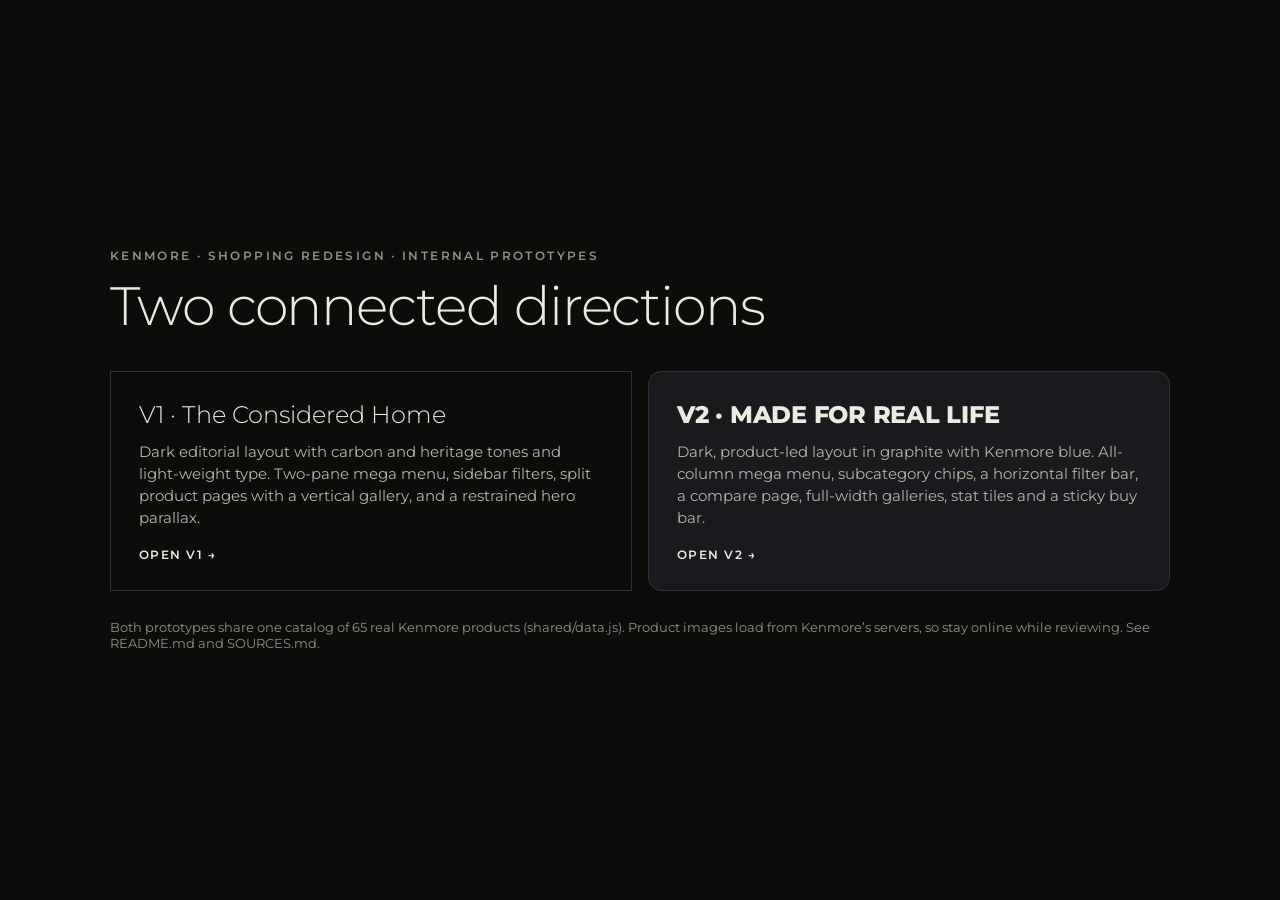
<file: index.html>
<!DOCTYPE html>
<html lang="en">
<head>
<meta charset="utf-8">
<meta name="viewport" content="width=device-width, initial-scale=1">
<title>Kenmore redesign prototypes</title>
<link rel="preconnect" href="https://fonts.googleapis.com">
<link href="https://fonts.googleapis.com/css2?family=Montserrat:wght@300;600;800&display=swap" rel="stylesheet">
<style>
:root{color-scheme:dark}
*{box-sizing:border-box}
body{margin:0;min-height:100vh;background:#0C0C0B;color:#EDEAE3;font-family:Montserrat,-apple-system,Segoe UI,Helvetica,Arial,sans-serif;display:flex;align-items:center}
main{width:100%;max-width:1100px;margin:0 auto;padding:48px 20px}
p.k{font-size:.74rem;font-weight:600;letter-spacing:.2em;text-transform:uppercase;color:#948F86;margin:0 0 14px}
h1{font-weight:300;font-size:clamp(2rem,5vw,3.4rem);line-height:1.05;letter-spacing:-.02em;margin:0 0 36px}
ul{list-style:none;padding:0;margin:0;display:grid;grid-template-columns:repeat(2,minmax(0,1fr));gap:16px}
a{display:flex;flex-direction:column;gap:12px;min-height:220px;padding:28px;text-decoration:none;color:inherit;border:1px solid rgba(209,204,191,.2);transition:border-color .2s,transform .3s}
a:hover,a:focus-visible{border-color:#D1CCBF;transform:translateY(-3px)}
a:focus-visible{outline:2px solid #5DB8E8;outline-offset:3px}
a b{font-size:1.5rem;font-weight:300}
a.v2{border-radius:14px;background:#181A1D;border-color:rgba(255,255,255,.1)}
a.v2 b{font-weight:800;text-transform:uppercase;letter-spacing:-.01em}
a small{color:#B9B4AA;font-size:.92rem;line-height:1.5}
a span{margin-top:auto;font-size:.78rem;font-weight:600;letter-spacing:.12em;text-transform:uppercase}
footer{margin-top:28px;font-size:.84rem;color:#948F86}
@media (max-width:640px){ul{grid-template-columns:minmax(0,1fr)}}
</style>
</head>
<body>
<main>
  <p class="k">Kenmore &middot; shopping redesign &middot; internal prototypes</p>
  <h1>Two connected directions</h1>
  <ul>
    <li><a href="v1/index.html"><b>V1 &middot; The Considered Home</b><small>Dark editorial layout with carbon and heritage tones and light-weight type. Two-pane mega menu, sidebar filters, split product pages with a vertical gallery, and a restrained hero parallax.</small><span>Open V1 &rarr;</span></a></li>
    <li><a class="v2" href="v2/index.html"><b>V2 &middot; Made for Real Life</b><small>Dark, product-led layout in graphite with Kenmore blue. All-column mega menu, subcategory chips, a horizontal filter bar, a compare page, full-width galleries, stat tiles and a sticky buy bar.</small><span>Open V2 &rarr;</span></a></li>
  </ul>
  <footer>Both prototypes share one catalog of 65 real Kenmore products (shared/data.js). Product images load from Kenmore&rsquo;s servers, so stay online while reviewing. See README.md and SOURCES.md.</footer>
</main>
</body>
</html>
</file>
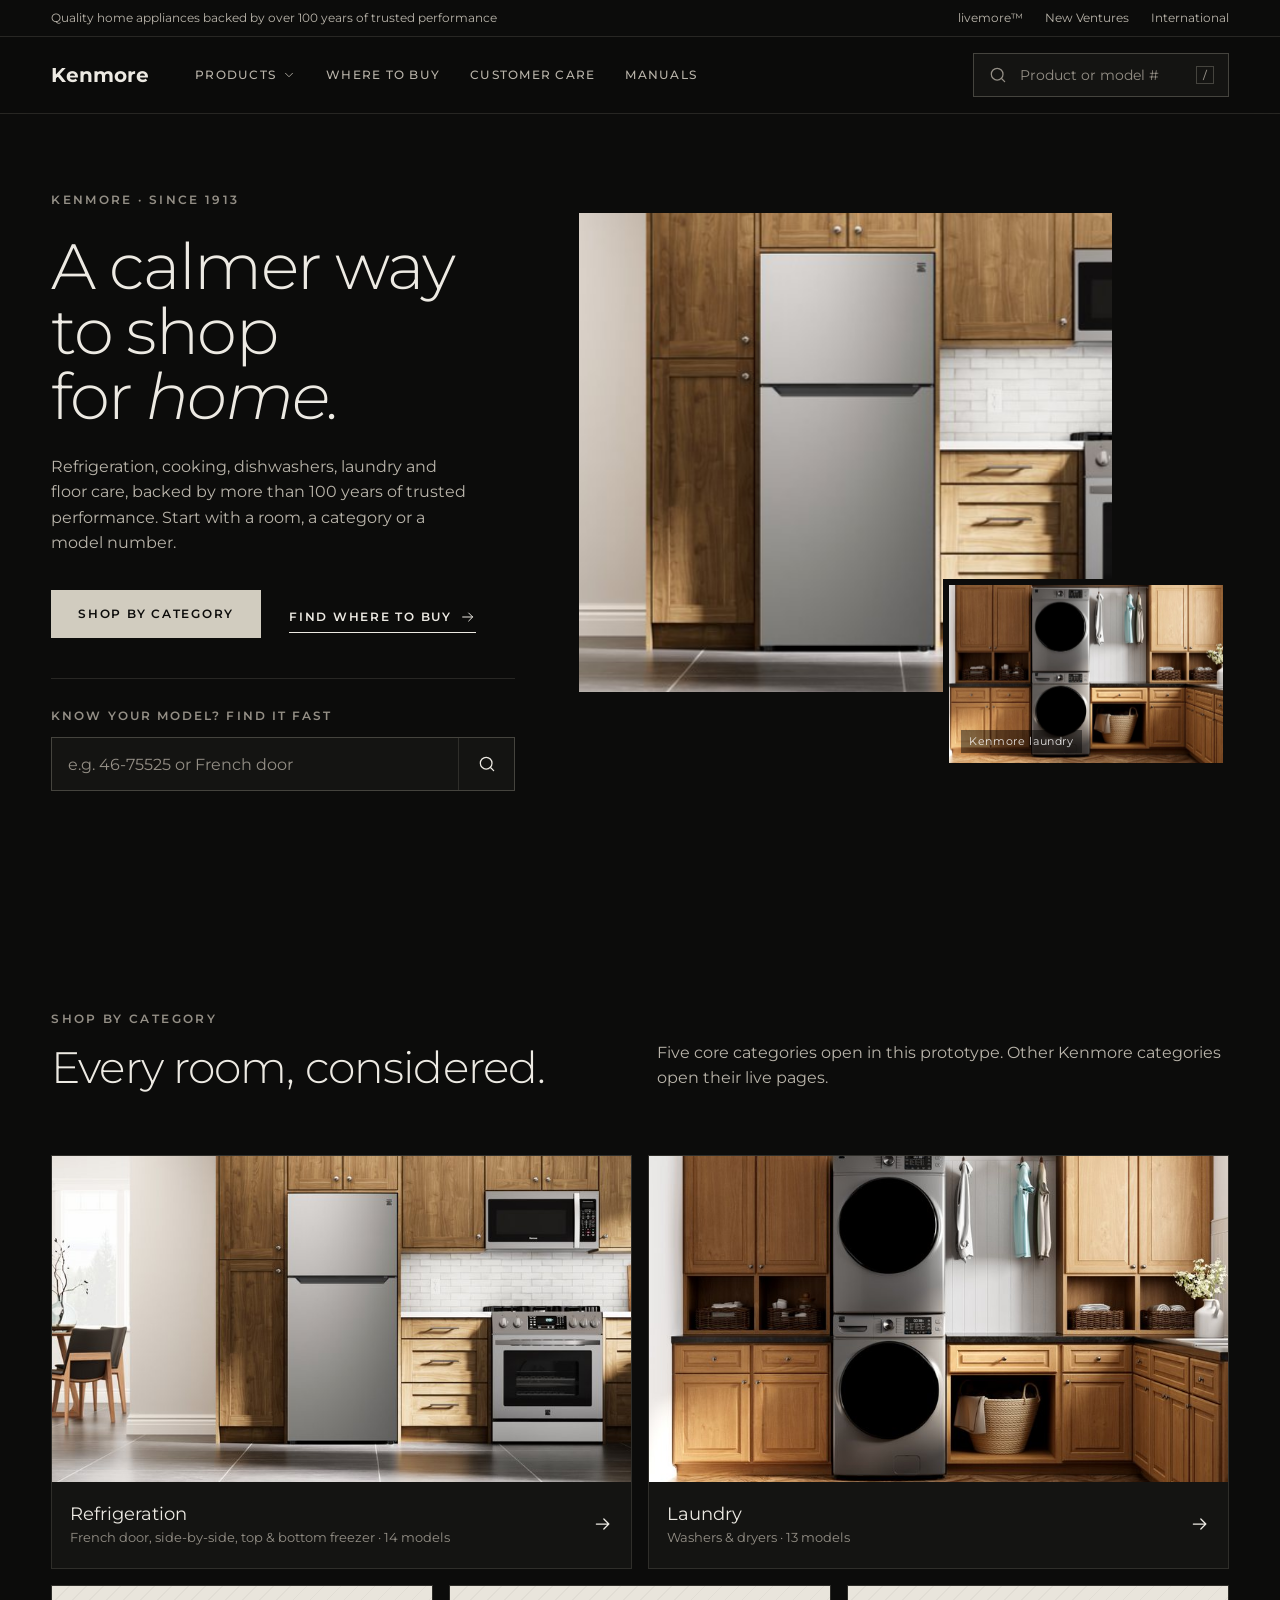
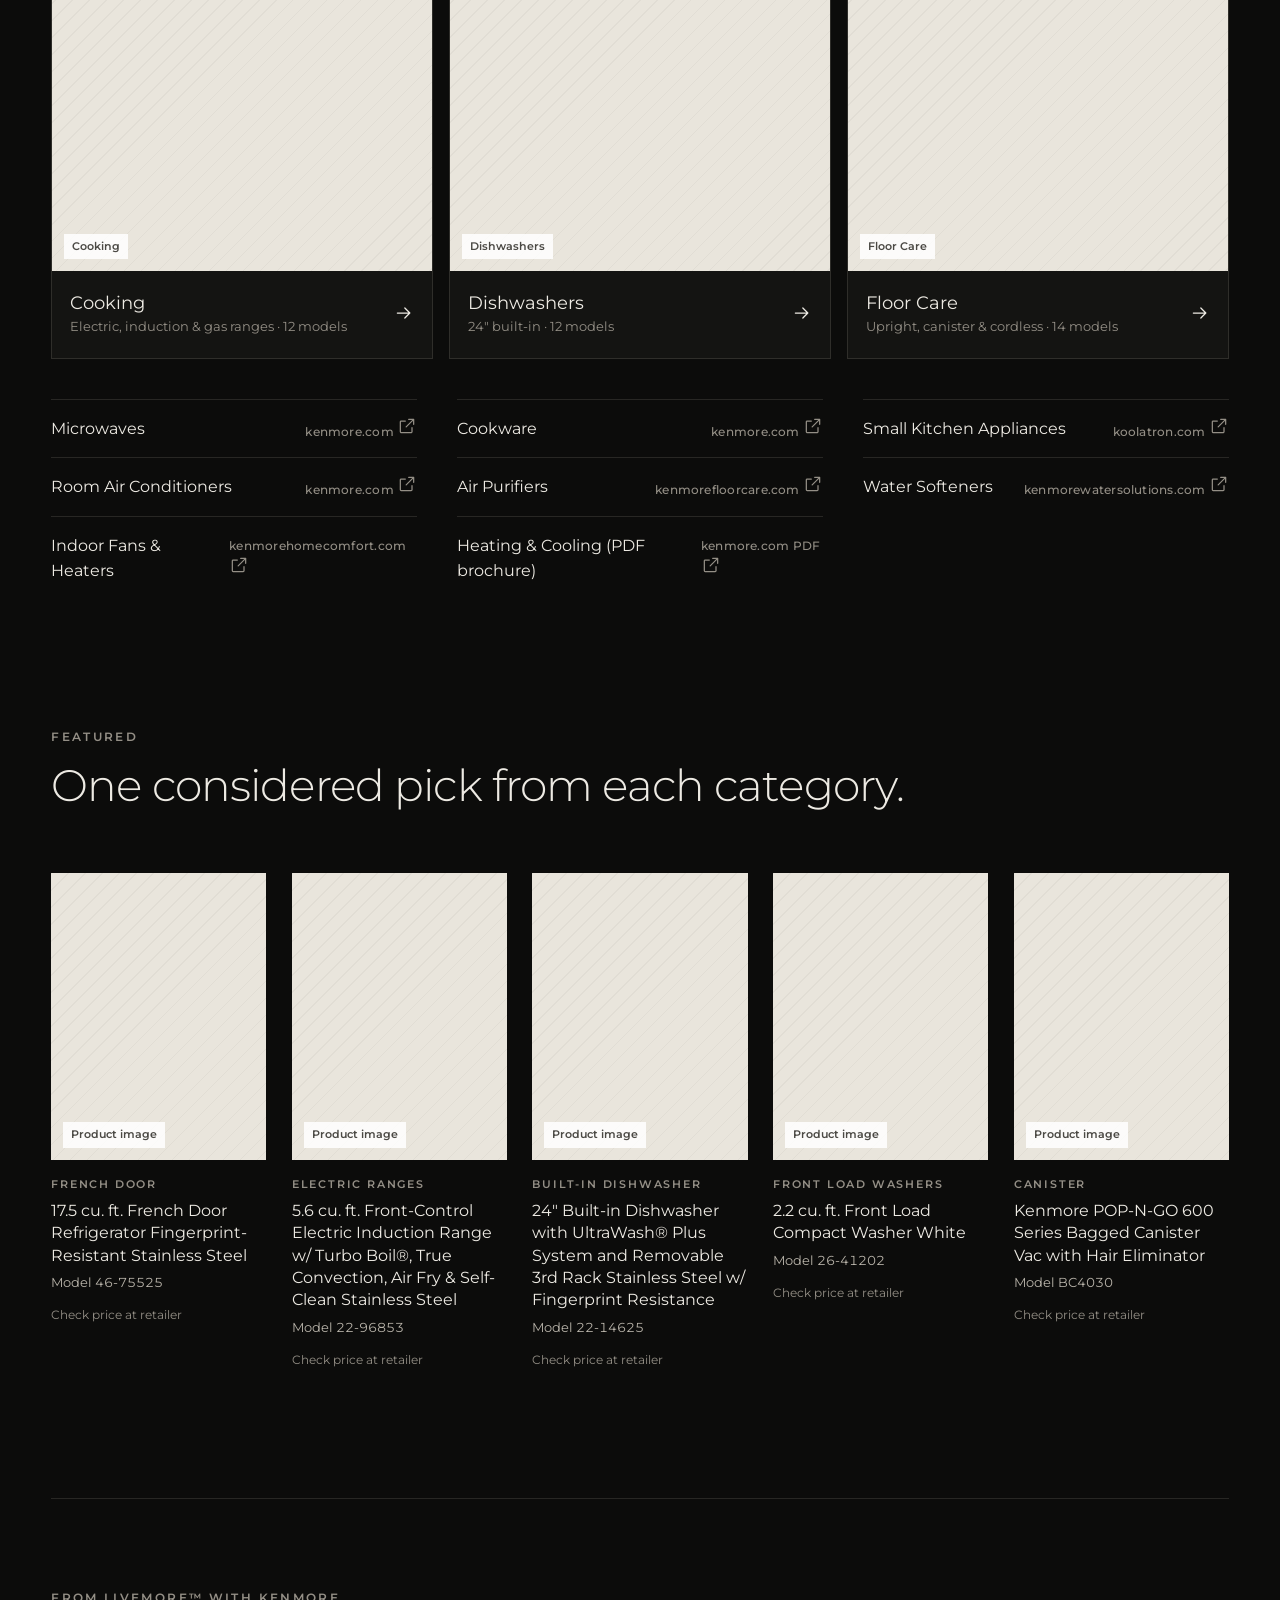
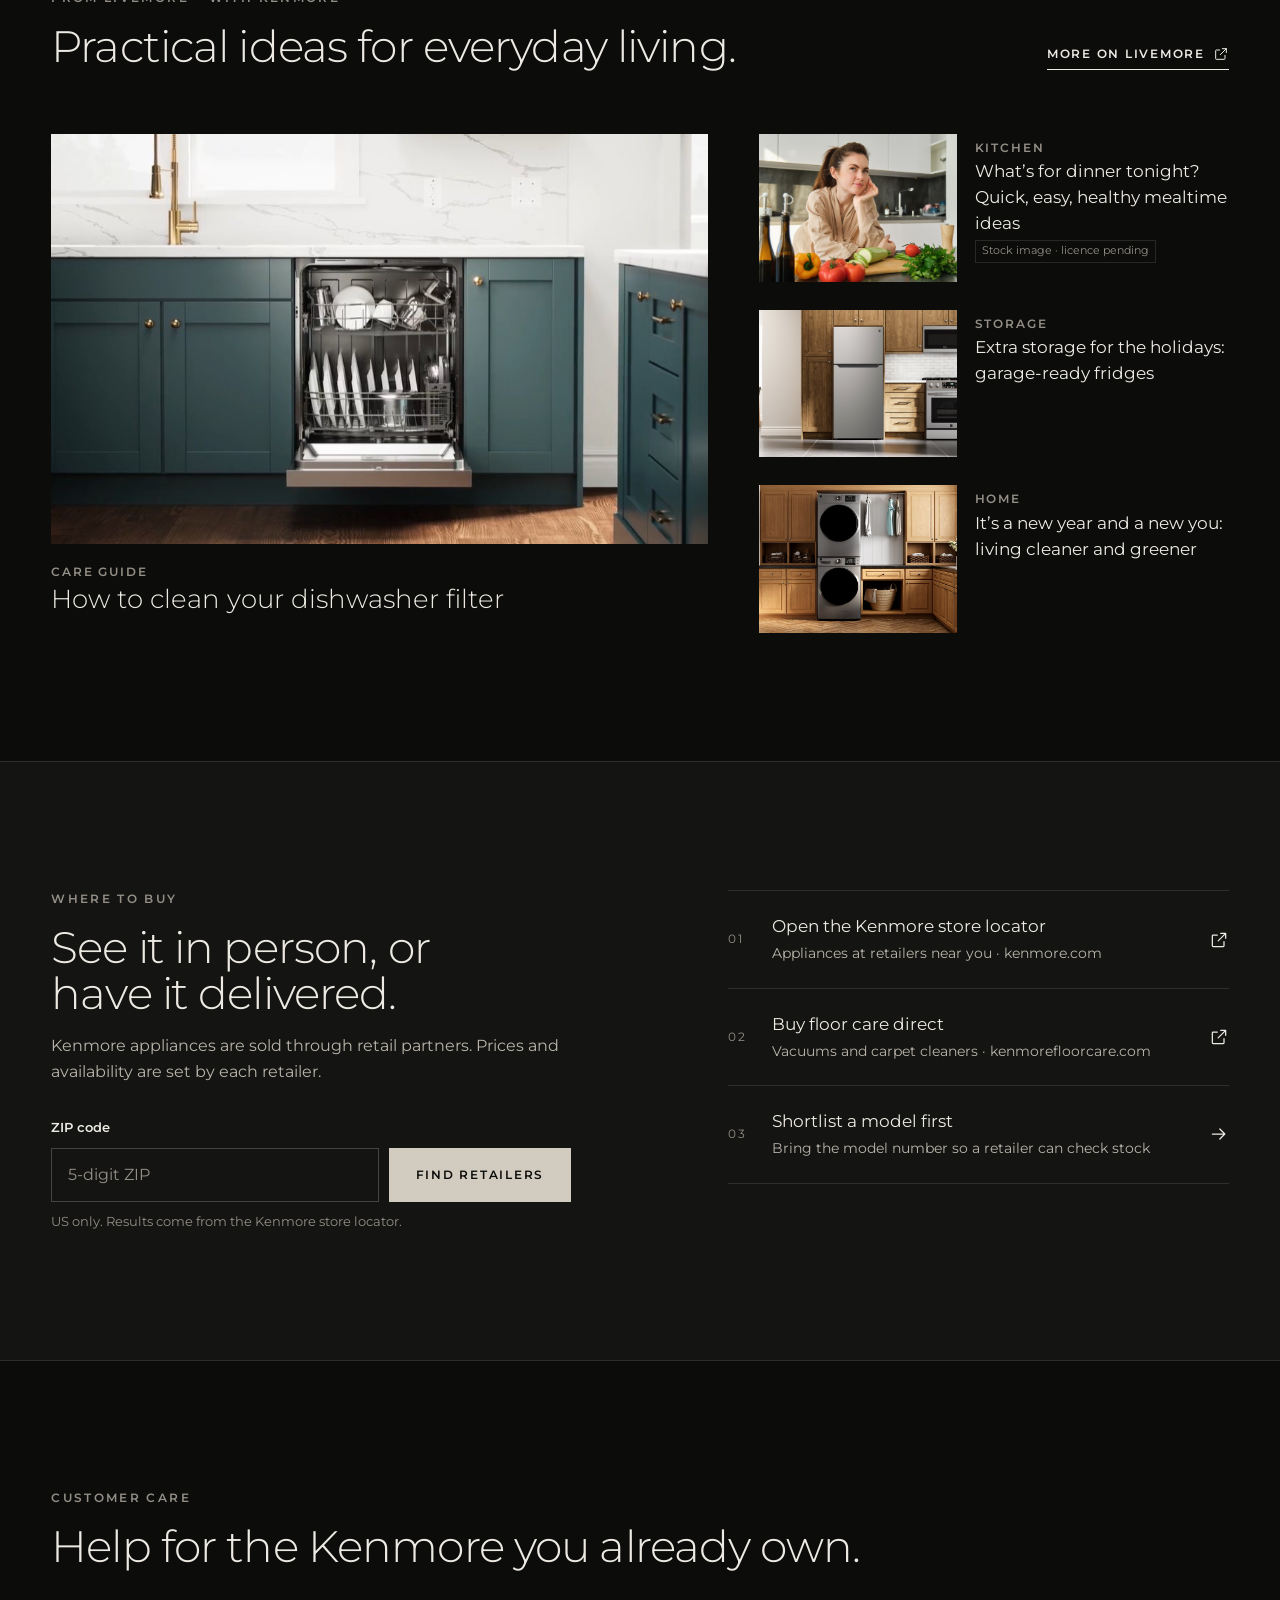
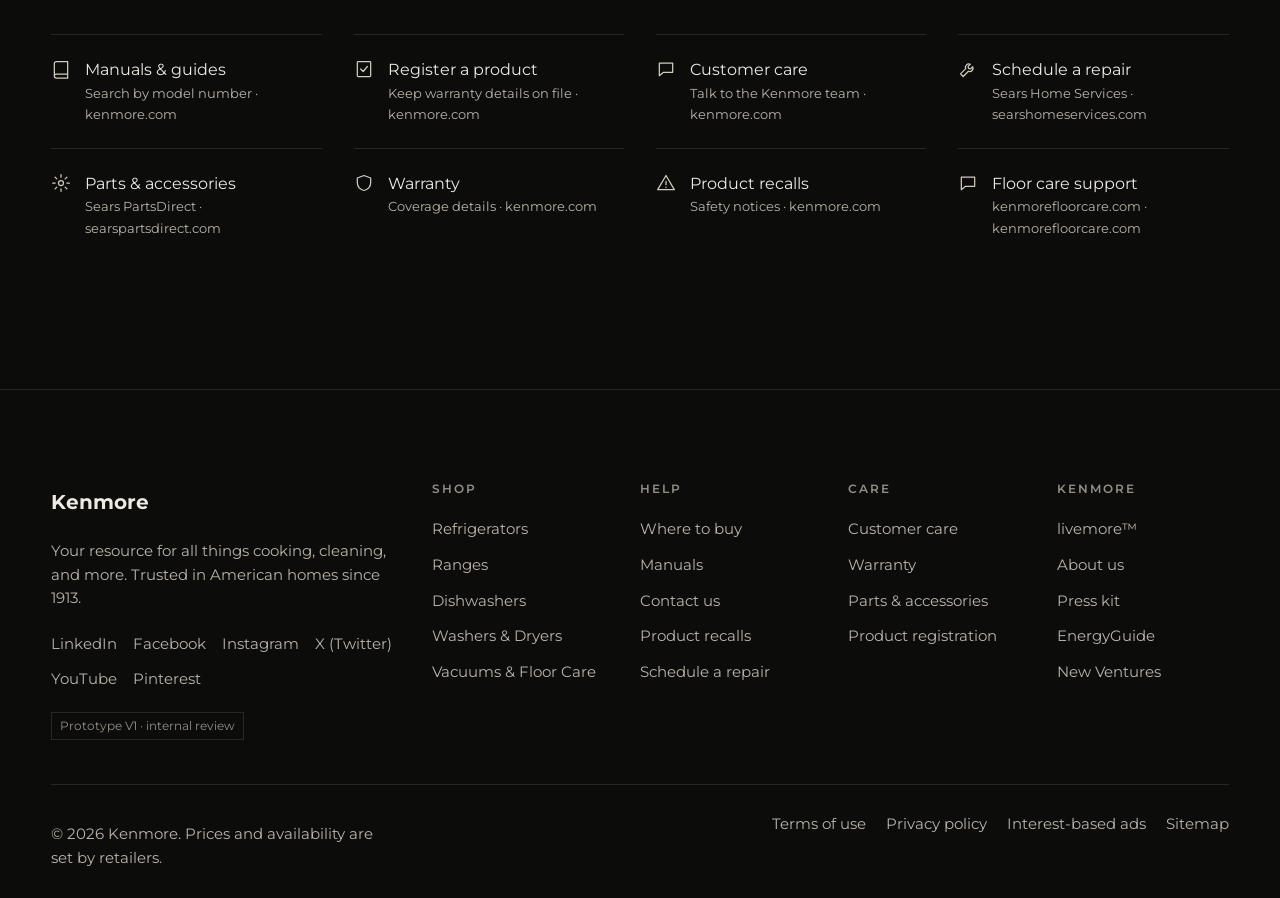
<file: v1/index.html>
<!DOCTYPE html>
<html lang="en">
<head>
<meta charset="utf-8">
<meta name="viewport" content="width=device-width, initial-scale=1">
<title>Kenmore · The Considered Home (Prototype V1)</title>
<meta name="description" content="Kenmore shopping prototype V1: a dark, editorial redesign of the homepage, category listings and product pages.">
<script>document.documentElement.classList.add('anim');setTimeout(function(){if(!window.KM_READY)document.documentElement.classList.remove('anim')},2500);</script>
<link rel="preconnect" href="https://fonts.googleapis.com">
<link rel="preconnect" href="https://fonts.gstatic.com" crossorigin>
<link href="https://fonts.googleapis.com/css2?family=Montserrat:ital,wght@0,300;0,400;0,500;0,600;0,700;1,300&display=swap" rel="stylesheet">
<link rel="stylesheet" href="styles.css">
</head>
<body>
<svg width="0" height="0" style="position:absolute" aria-hidden="true">
  <symbol id="i-search" viewBox="0 0 24 24"><circle cx="11" cy="11" r="7"/><path d="m20 20-3.5-3.5"/></symbol>
  <symbol id="i-arrow" viewBox="0 0 24 24"><path d="M4 12h15M13 6l6 6-6 6"/></symbol>
  <symbol id="i-out" viewBox="0 0 24 24"><path d="M14 4h6v6M20 4l-9 9M18 14v5a1 1 0 0 1-1 1H5a1 1 0 0 1-1-1V7a1 1 0 0 1 1-1h5"/></symbol>
  <symbol id="i-down" viewBox="0 0 24 24"><path d="m6 9 6 6 6-6"/></symbol>
  <symbol id="i-menu" viewBox="0 0 24 24"><path d="M3 7h18M3 12h18M3 17h18"/></symbol>
  <symbol id="i-x" viewBox="0 0 24 24"><path d="M6 6l12 12M18 6 6 18"/></symbol>
  <symbol id="i-plus" viewBox="0 0 24 24"><path d="M12 5v14M5 12h14"/></symbol>
  <symbol id="i-pin" viewBox="0 0 24 24"><path d="M12 21s-7-6.2-7-11.5A7 7 0 0 1 19 9.5C19 14.8 12 21 12 21z"/><circle cx="12" cy="9.5" r="2.5"/></symbol>
  <symbol id="i-book" viewBox="0 0 24 24"><path d="M4 5.5A2.5 2.5 0 0 1 6.5 3H20v15H6.5A2.5 2.5 0 0 0 4 20.5zM4 20.5A2.5 2.5 0 0 0 6.5 23H20v-5"/></symbol>
  <symbol id="i-check" viewBox="0 0 24 24"><rect x="4" y="3" width="16" height="18" rx="1"/><path d="m8 12 3 3 5-6"/></symbol>
  <symbol id="i-chat" viewBox="0 0 24 24"><path d="M4 5h16v11H9l-5 4z"/></symbol>
  <symbol id="i-wrench" viewBox="0 0 24 24"><path d="M14.7 6.3a4 4 0 0 0-5.4 5.2L3 17.8 6.2 21l6.3-6.3a4 4 0 0 0 5.2-5.4l-2.6 2.6-2.4-.6-.6-2.4z"/></symbol>
  <symbol id="i-gear" viewBox="0 0 24 24"><circle cx="12" cy="12" r="3"/><path d="M12 2v3M12 19v3M2 12h3M19 12h3M4.9 4.9 7 7M17 17l2.1 2.1M4.9 19.1 7 17M17 7l2.1-2.1"/></symbol>
  <symbol id="i-shield" viewBox="0 0 24 24"><path d="M12 3 4 6v6c0 4.5 3.4 8.3 8 9 4.6-.7 8-4.5 8-9V6z"/></symbol>
  <symbol id="i-alert" viewBox="0 0 24 24"><path d="M12 3 2 20h20zM12 10v4M12 17v.5"/></symbol>
  <symbol id="i-mail" viewBox="0 0 24 24"><rect x="3" y="5" width="18" height="14"/><path d="m3 6 9 7 9-7"/></symbol>
  <symbol id="i-file" viewBox="0 0 24 24"><path d="M6 2h9l5 5v15H6z"/><path d="M14 2v6h6"/></symbol>
  <symbol id="i-filter" viewBox="0 0 24 24"><path d="M4 6h16M7 12h10M10 18h4"/></symbol>
  <symbol id="i-left" viewBox="0 0 24 24"><path d="m15 6-6 6 6 6"/></symbol>
  <symbol id="i-right" viewBox="0 0 24 24"><path d="m9 6 6 6-6 6"/></symbol>
</svg>
<a class="skip" href="#main">Skip to main content</a>
<noscript><div class="wrap" style="padding:24px">This prototype needs JavaScript. You can browse the live site at <a href="https://www.kenmore.com/">kenmore.com</a>.</div></noscript>

<div id="page">
  <div class="util">
    <div class="wrap">
      <p>Quality home appliances backed by over 100 years of trusted performance</p>
      <nav class="u-r" aria-label="Kenmore sites"><a href="https://www.kenmore.com/livemore" target="_blank" rel="noopener" data-ext>livemore&trade;</a><a href="https://www.kenmore.com/new-ventures" target="_blank" rel="noopener" data-ext>New Ventures</a><a href="https://www.kenmore.com/international" target="_blank" rel="noopener" data-ext>International</a></nav>
    </div>
  </div>
  <header class="hdr ld" id="hdr" style="--i:0">
    <div class="wrap hdr-in">
      <a class="logo" href="#/" aria-label="Kenmore home"><img id="logoImg" alt="Kenmore" width="116" height="21"></a>
      <nav class="nav" aria-label="Primary">
        <button type="button" id="megaBtn" aria-expanded="false" aria-controls="mega">Products <svg class="i" aria-hidden="true"><use href="#i-down"/></svg></button>
        <a href="#/?to=buy" data-to="buy" data-spy="buy">Where to Buy</a>
        <a href="#/?to=support" data-to="support" data-spy="support">Customer Care</a>
        <a href="https://www.kenmore.com/use-and-care-guide-search" target="_blank" rel="noopener" data-ext>Manuals <span class="sr-only">(opens kenmore.com in a new tab)</span></a>
      </nav>
      <div class="tools">
        <button type="button" class="s-trigger" data-search aria-label="Search products or model numbers"><svg class="i" aria-hidden="true"><use href="#i-search"/></svg><span>Product or model #</span><kbd>/</kbd></button>
        <button type="button" class="ibtn only-m" id="menuBtn" aria-label="Open menu" aria-haspopup="dialog"><svg class="i" aria-hidden="true"><use href="#i-menu"/></svg></button>
      </div>
    </div>
    <div class="mega" id="mega" role="region" aria-label="Products">
      <div class="wrap mega-in" id="megaIn"></div>
    </div>
  </header>

  <main id="main"><div id="app"></div></main>

  <footer class="foot" id="foot"></footer>
</div>

<div class="tray" id="tray" role="region" aria-label="Compare products" aria-live="polite"></div>

<dialog class="dlg-search" id="dlgSearch" aria-label="Search Kenmore">
  <div class="sp"><div class="wrap">
    <form class="sbar" role="search" id="sForm">
      <svg class="i" aria-hidden="true"><use href="#i-search"/></svg>
      <label class="sr-only" for="sIn">Search by product name or model number</label>
      <input id="sIn" type="search" placeholder="Search by product name or model number" autocomplete="off">
      <button type="button" class="x" data-close aria-label="Close search"><svg class="i" aria-hidden="true"><use href="#i-x"/></svg></button>
    </form>
    <div class="sres" id="sRes" aria-live="polite"></div>
  </div></div>
</dialog>
<dialog class="dlg-cmp" id="dlgCmp" aria-labelledby="cmpTitle"><div class="cmp" id="cmpBody"></div></dialog>
<dialog class="dlg-drawer" id="dlgFilters" aria-labelledby="fdTitle">
  <div class="drawer">
    <div class="drawer-top"><h2 class="eyebrow" id="fdTitle">Filters</h2><button type="button" class="x" data-close aria-label="Close filters"><svg class="i" aria-hidden="true"><use href="#i-x"/></svg></button></div>
    <div class="drawer-body" id="fdBody"></div>
    <div class="drawer-foot"><button type="button" class="btn btn--ghost" id="fdClear">Clear all</button><button type="button" class="btn" data-close id="fdShow">Show results</button></div>
  </div>
</dialog>
<dialog class="dlg-menu" id="dlgMenu" aria-label="Menu"><div class="menu" id="menuBody"></div></dialog>
<div class="toast" id="toast" role="status" aria-live="polite"></div>

<script src="../shared/data.js"></script>
<script src="../shared/core.js"></script>
<script src="app.js"></script>
</body>
</html>
</file>
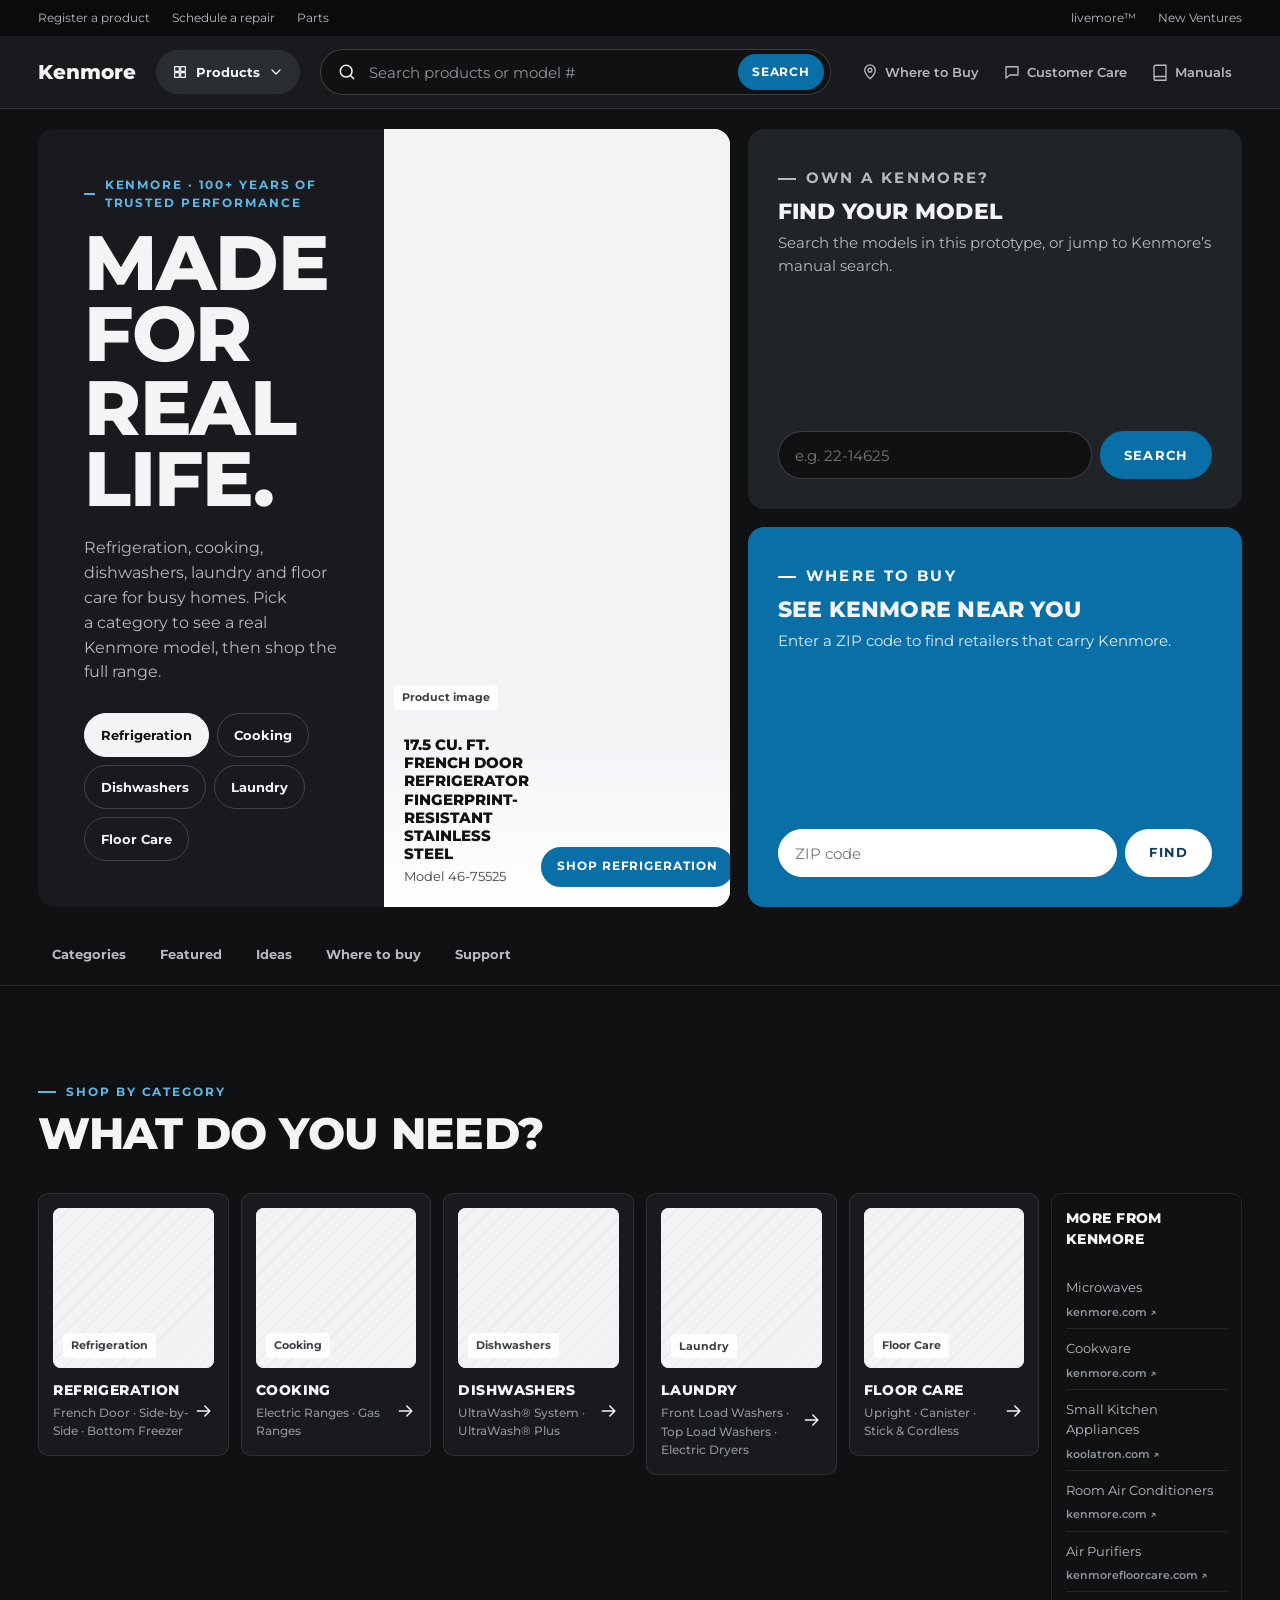
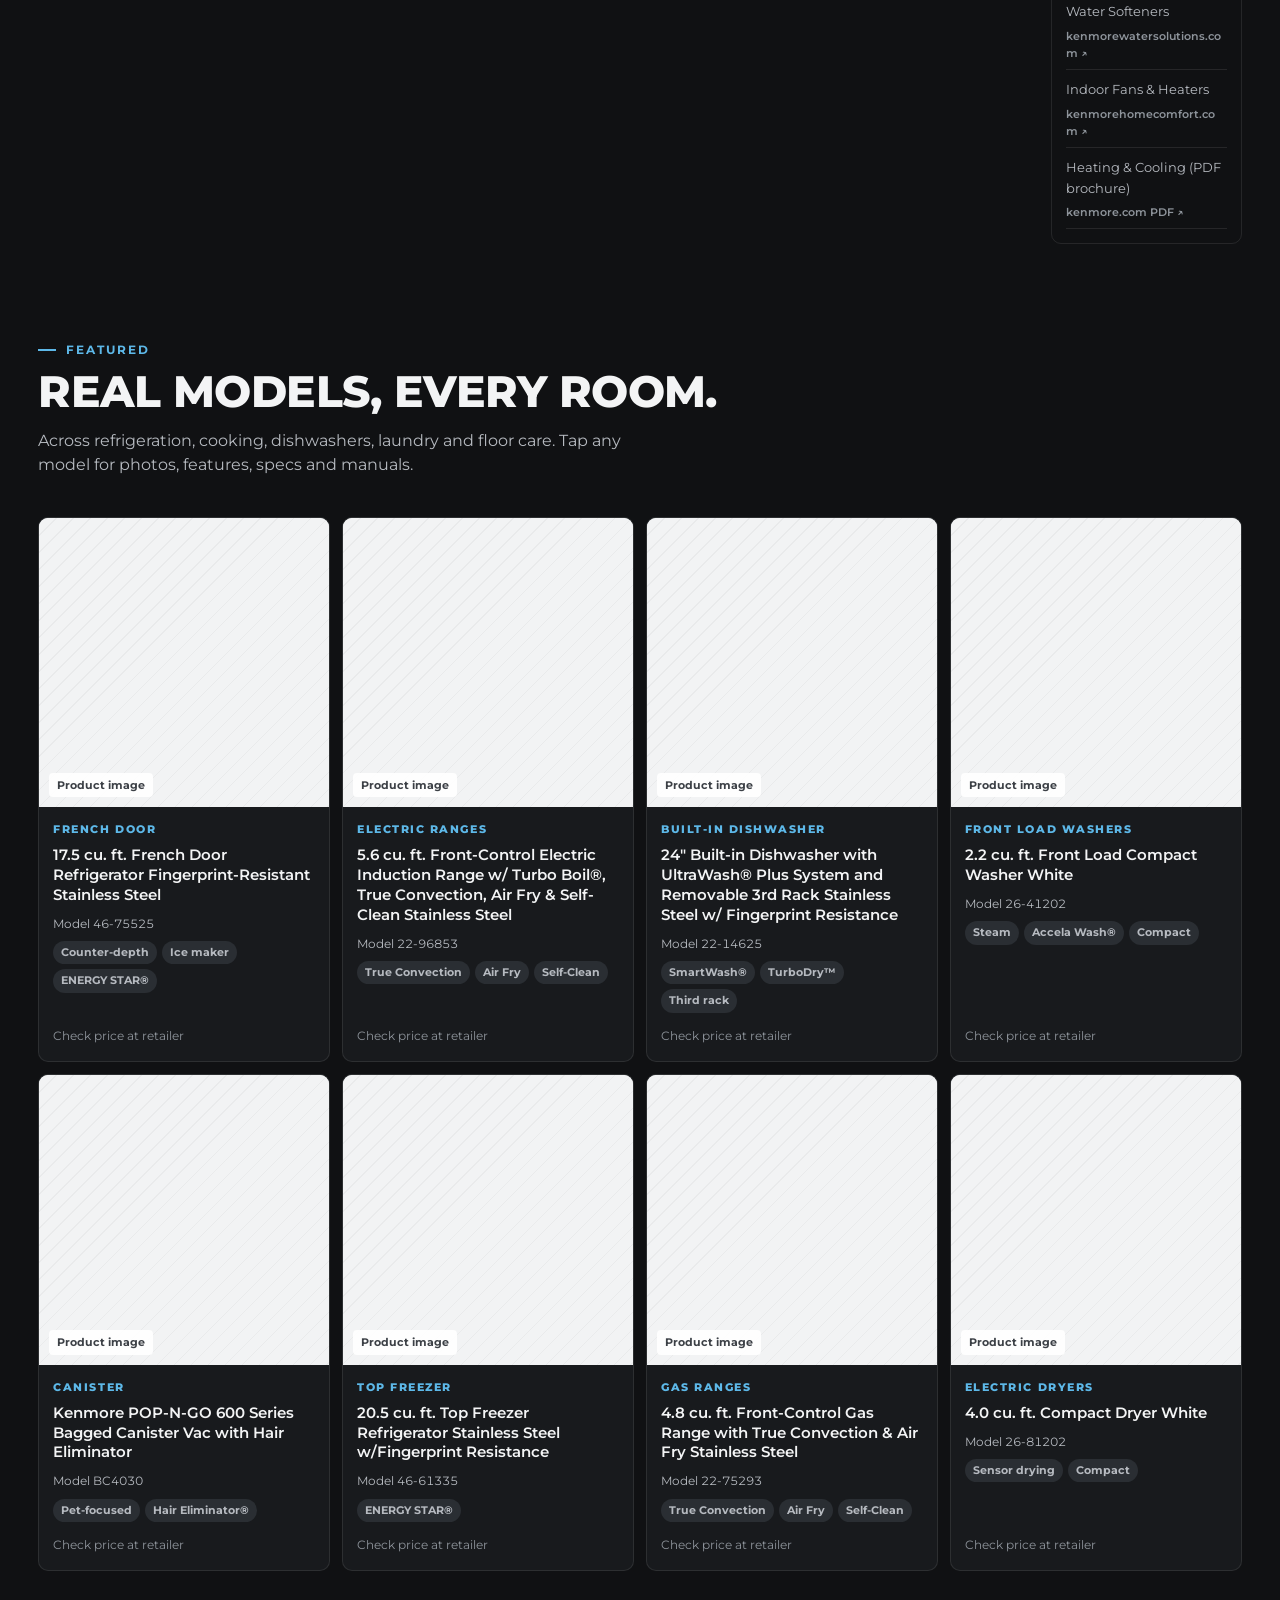
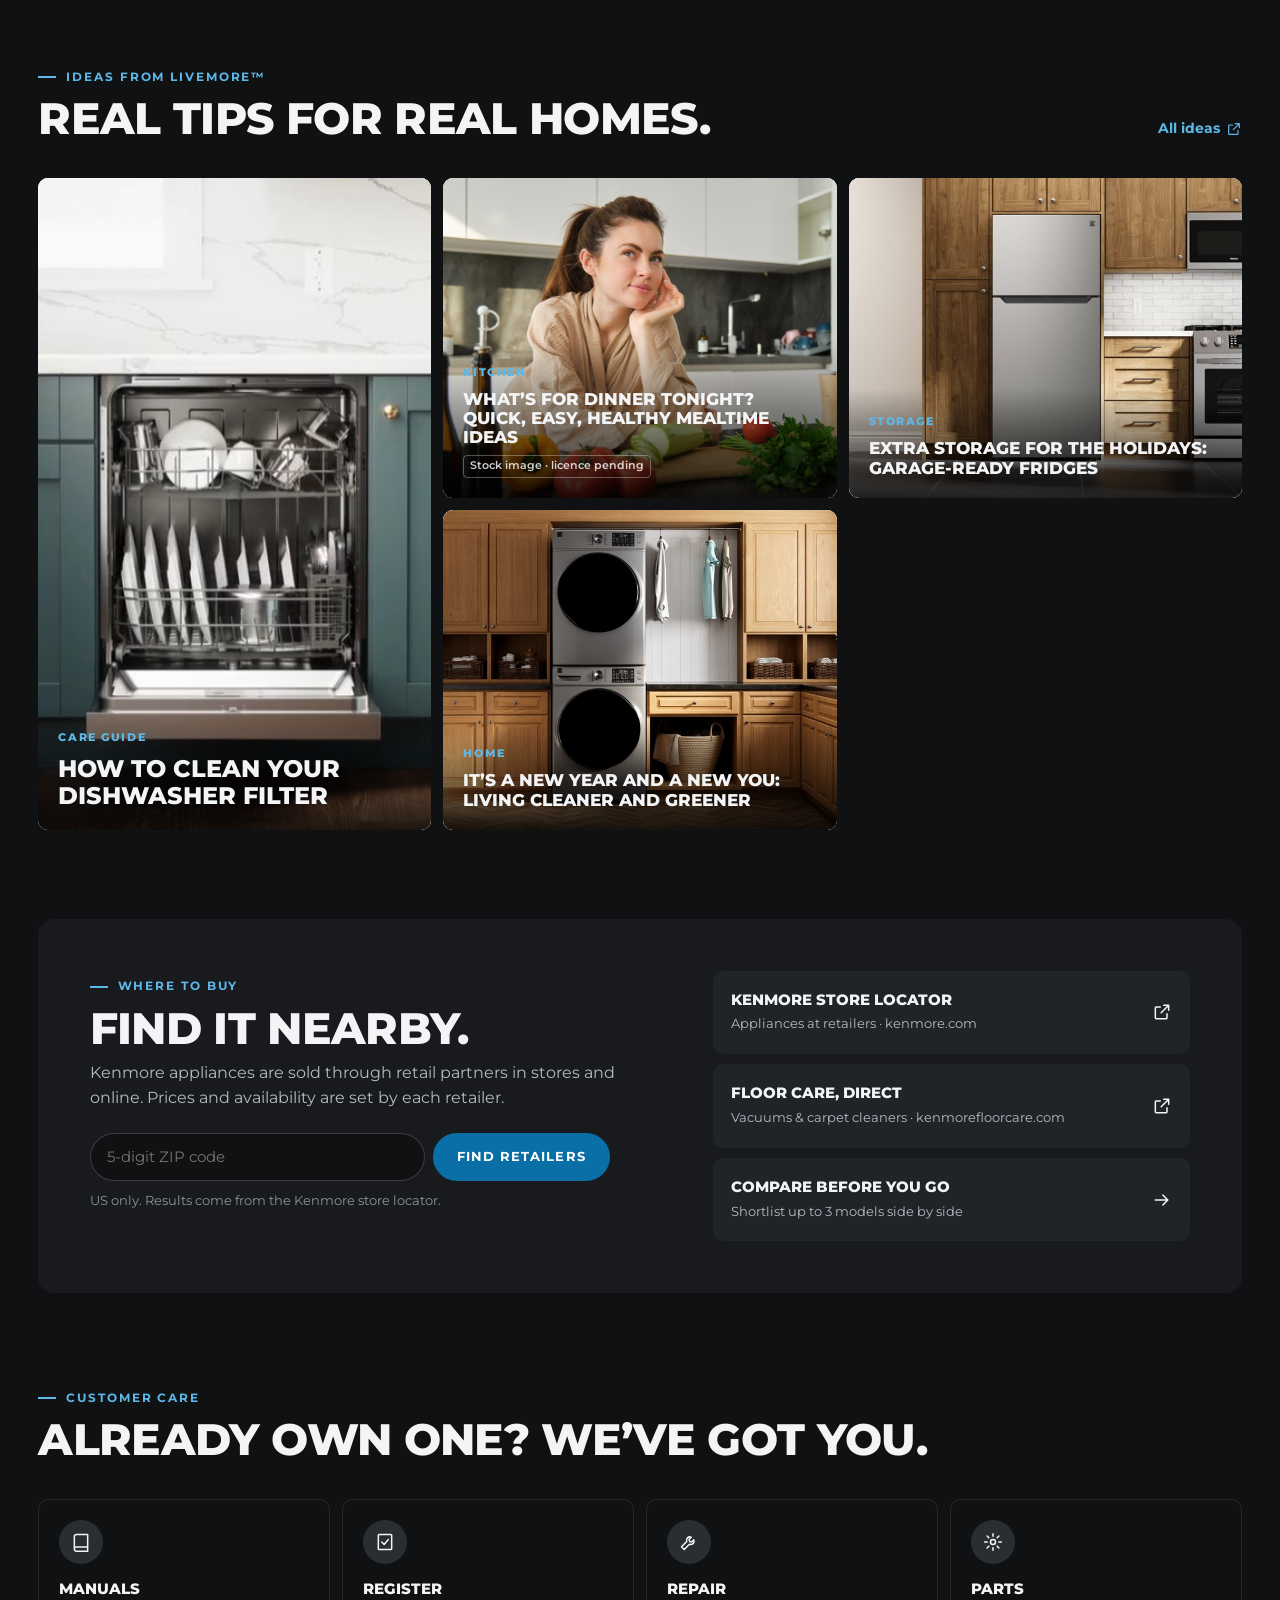
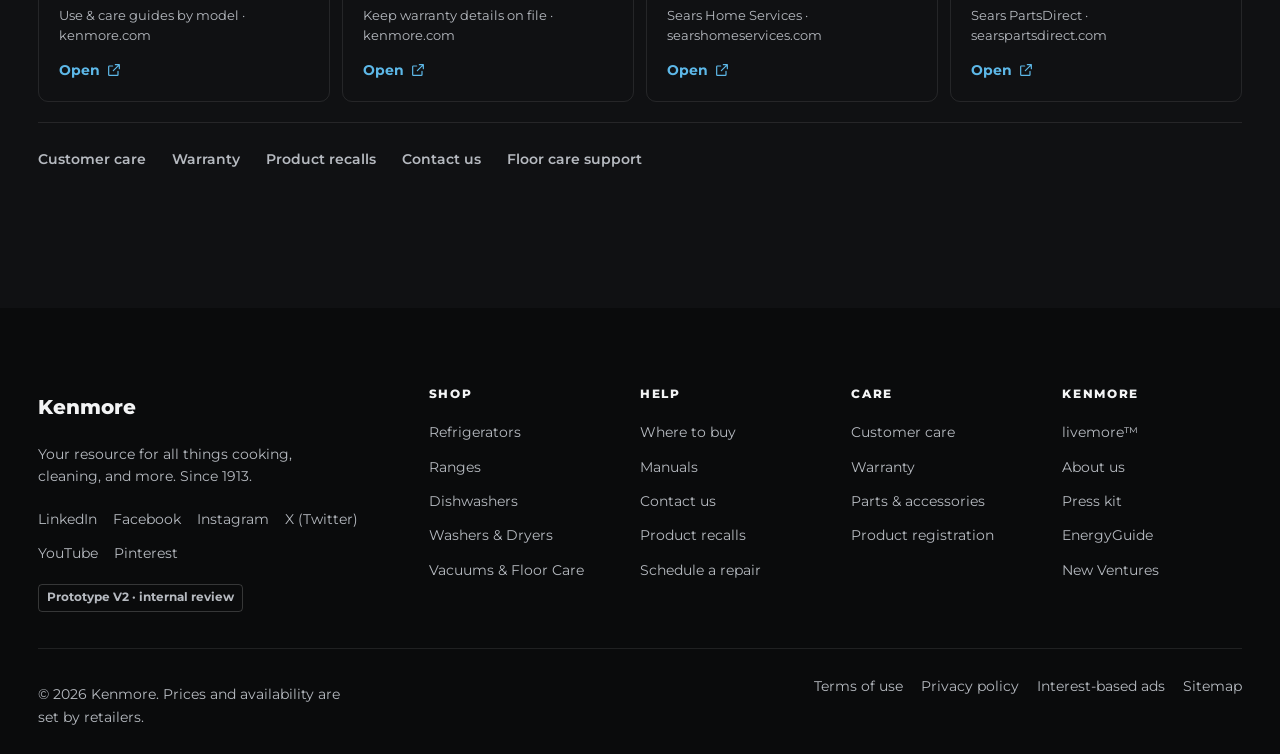
<file: v2/index.html>
<!DOCTYPE html>
<html lang="en">
<head>
<meta charset="utf-8">
<meta name="viewport" content="width=device-width, initial-scale=1">
<title>Kenmore · Made for Real Life (Prototype V2)</title>
<meta name="description" content="Kenmore shopping prototype V2: a dark, product-led redesign of the homepage, category listings and product pages.">
<script>document.documentElement.classList.add('anim');setTimeout(function(){if(!window.KM_READY)document.documentElement.classList.remove('anim')},2500);</script>
<link rel="preconnect" href="https://fonts.googleapis.com">
<link rel="preconnect" href="https://fonts.gstatic.com" crossorigin>
<link href="https://fonts.googleapis.com/css2?family=Montserrat:wght@400;500;600;700;800&display=swap" rel="stylesheet">
<link rel="stylesheet" href="styles.css">
</head>
<body>
<svg width="0" height="0" style="position:absolute" aria-hidden="true">
  <symbol id="i-search" viewBox="0 0 24 24"><circle cx="11" cy="11" r="7"/><path d="m20 20-3.5-3.5"/></symbol>
  <symbol id="i-arrow" viewBox="0 0 24 24"><path d="M4 12h15M13 6l6 6-6 6"/></symbol>
  <symbol id="i-out" viewBox="0 0 24 24"><path d="M14 4h6v6M20 4l-9 9M18 14v5a1 1 0 0 1-1 1H5a1 1 0 0 1-1-1V7a1 1 0 0 1 1-1h5"/></symbol>
  <symbol id="i-down" viewBox="0 0 24 24"><path d="m6 9 6 6 6-6"/></symbol>
  <symbol id="i-menu" viewBox="0 0 24 24"><path d="M3 7h18M3 12h18M3 17h18"/></symbol>
  <symbol id="i-x" viewBox="0 0 24 24"><path d="M6 6l12 12M18 6 6 18"/></symbol>
  <symbol id="i-plus" viewBox="0 0 24 24"><path d="M12 5v14M5 12h14"/></symbol>
  <symbol id="i-pin" viewBox="0 0 24 24"><path d="M12 21s-7-6.2-7-11.5A7 7 0 0 1 19 9.5C19 14.8 12 21 12 21z"/><circle cx="12" cy="9.5" r="2.5"/></symbol>
  <symbol id="i-book" viewBox="0 0 24 24"><path d="M4 5.5A2.5 2.5 0 0 1 6.5 3H20v15H6.5A2.5 2.5 0 0 0 4 20.5zM4 20.5A2.5 2.5 0 0 0 6.5 23H20v-5"/></symbol>
  <symbol id="i-check" viewBox="0 0 24 24"><rect x="4" y="3" width="16" height="18" rx="1"/><path d="m8 12 3 3 5-6"/></symbol>
  <symbol id="i-chat" viewBox="0 0 24 24"><path d="M4 5h16v11H9l-5 4z"/></symbol>
  <symbol id="i-wrench" viewBox="0 0 24 24"><path d="M14.7 6.3a4 4 0 0 0-5.4 5.2L3 17.8 6.2 21l6.3-6.3a4 4 0 0 0 5.2-5.4l-2.6 2.6-2.4-.6-.6-2.4z"/></symbol>
  <symbol id="i-gear" viewBox="0 0 24 24"><circle cx="12" cy="12" r="3"/><path d="M12 2v3M12 19v3M2 12h3M19 12h3M4.9 4.9 7 7M17 17l2.1 2.1M4.9 19.1 7 17M17 7l2.1-2.1"/></symbol>
  <symbol id="i-shield" viewBox="0 0 24 24"><path d="M12 3 4 6v6c0 4.5 3.4 8.3 8 9 4.6-.7 8-4.5 8-9V6z"/></symbol>
  <symbol id="i-alert" viewBox="0 0 24 24"><path d="M12 3 2 20h20zM12 10v4M12 17v.5"/></symbol>
  <symbol id="i-mail" viewBox="0 0 24 24"><rect x="3" y="5" width="18" height="14"/><path d="m3 6 9 7 9-7"/></symbol>
  <symbol id="i-file" viewBox="0 0 24 24"><path d="M6 2h9l5 5v15H6z"/><path d="M14 2v6h6"/></symbol>
  <symbol id="i-grid" viewBox="0 0 24 24"><rect x="4" y="4" width="7" height="7"/><rect x="13" y="4" width="7" height="7"/><rect x="4" y="13" width="7" height="7"/><rect x="13" y="13" width="7" height="7"/></symbol>
  <symbol id="i-filter" viewBox="0 0 24 24"><path d="M4 6h16M7 12h10M10 18h4"/></symbol>
  <symbol id="i-left" viewBox="0 0 24 24"><path d="m15 6-6 6 6 6"/></symbol>
  <symbol id="i-right" viewBox="0 0 24 24"><path d="m9 6 6 6-6 6"/></symbol>
</svg>
<a class="skip" href="#main">Skip to main content</a>
<noscript><div class="wrap" style="padding:24px">This prototype needs JavaScript. You can browse the live site at <a href="https://www.kenmore.com/">kenmore.com</a>.</div></noscript>
<div id="page">
  <div class="util"><div class="wrap">
    <ul aria-label="Owner shortcuts"><li><a href="https://www.kenmore.com/productregistration" target="_blank" rel="noopener" data-ext>Register a product</a></li><li><a href="https://www.searshomeservices.com/scheduler/shs?partner_source=kenmore" target="_blank" rel="noopener" data-ext>Schedule a repair</a></li><li><a href="https://www.searspartsdirect.com/brand/0582/kenmore-parts" target="_blank" rel="noopener" data-ext>Parts</a></li></ul>
    <ul class="ul-r" aria-label="Kenmore sites"><li><a href="https://www.kenmore.com/livemore" target="_blank" rel="noopener" data-ext>livemore&trade;</a></li><li><a href="https://www.kenmore.com/new-ventures" target="_blank" rel="noopener" data-ext>New Ventures</a></li></ul>
  </div></div>
  <header class="hdr ld" id="hdr" style="--i:0">
    <div class="wrap hdr-in">
      <a class="logo" href="#/" aria-label="Kenmore home"><img id="logoImg" alt="Kenmore" width="120" height="22"></a>
      <button type="button" class="pbtn" id="megaBtn" aria-expanded="false" aria-controls="mega"><svg class="i" aria-hidden="true"><use href="#i-grid"/></svg>Products <svg class="i" aria-hidden="true"><use href="#i-down"/></svg></button>
      <form class="hs" role="search" id="hsForm" autocomplete="off">
        <label class="sr-only" for="hsIn">Search by product name or model number</label>
        <div class="box"><svg class="i" aria-hidden="true"><use href="#i-search"/></svg><input id="hsIn" type="search" placeholder="Search products or model #" aria-controls="drop" aria-expanded="false" aria-autocomplete="list"><button class="go" type="submit">Search</button></div>
        <div class="drop" id="drop" hidden></div>
      </form>
      <nav class="hlinks" aria-label="Primary">
        <a href="#/?to=buy" data-to="buy" data-spy="buy"><svg class="i" aria-hidden="true"><use href="#i-pin"/></svg><span>Where to Buy</span></a>
        <a href="#/?to=support" data-to="support" data-spy="support"><svg class="i" aria-hidden="true"><use href="#i-chat"/></svg><span>Customer Care</span></a>
        <a href="https://www.kenmore.com/use-and-care-guide-search" target="_blank" rel="noopener" data-ext><svg class="i" aria-hidden="true"><use href="#i-book"/></svg><span>Manuals</span><span class="sr-only"> (opens kenmore.com in a new tab)</span></a>
      </nav>
      <div class="m-right only-m"><a class="ibtn" href="#/?to=buy" data-to="buy" aria-label="Where to buy"><svg class="i" aria-hidden="true"><use href="#i-pin"/></svg></a><button type="button" class="ibtn" id="menuBtn" aria-label="Open menu" aria-haspopup="dialog"><svg class="i" aria-hidden="true"><use href="#i-menu"/></svg></button></div>
    </div>
    <div class="mega" id="mega" role="region" aria-label="Products"><div class="wrap"><div class="mega-in" id="megaIn"></div><div class="mfoot" id="mfoot"></div></div></div>
  </header>
  <main id="main"><div id="app"></div></main>
  <footer class="foot" id="foot"></footer>
</div>
<div class="cbar" id="cbar" role="region" aria-label="Compare products" aria-live="polite"></div>
<div class="buybar" id="buybar" aria-hidden="true"></div>
<dialog class="dlg-sheet" id="dlgFilters" aria-labelledby="fsT"><div class="sheet"><div class="sheet-top"><h2 class="H3" id="fsT">Filter &amp; sort</h2><button type="button" class="x" data-close aria-label="Close filters"><svg class="i" aria-hidden="true"><use href="#i-x"/></svg></button></div><div class="sheet-body" id="fsBody"></div><div class="sheet-foot"><button type="button" class="btn btn--line" id="fsClear">Clear all</button><button type="button" class="btn" data-close id="fsShow">Show results</button></div></div></dialog>
<dialog class="dlg-menu" id="dlgMenu" aria-label="Menu"><div class="menu" id="menuBody"></div></dialog>
<div class="toast" id="toast" role="status" aria-live="polite"></div>
<script src="../shared/data.js"></script>
<script src="../shared/core.js"></script>
<script src="app.js"></script>
</body>
</html>
</file>
<file: v1/styles.css>
/* ===== Kenmore V1 · The Considered Home (dark editorial) =====
   Design system
   - Palette: carbon #0C0C0B, surfaces #141412 / #1B1A18, heritage #D1CCBF, text #EDEAE3 / #B9B4AA, accent (links/focus) #5DB8E8
   - Type: Montserrat 300 display in sentence case, 600 tracked eyebrows; 4–5× display:body ratio
   - Space: 8px base; sections 96–144px; generous gutters
   - Radius: sharp (0). Depth from hairlines and tone, not shadows
   - Motion: 0.8s cubic-bezier(.2,.65,.2,1) fades + 16px rise; restrained hero parallax */
:root{
  --bg:#0C0C0B; --s1:#141412; --s2:#1B1A18; --s3:#24221F; --plinth:#E9E5DC;
  --tx:#EDEAE3; --tx2:#B9B4AA; --mut:#948F86; --her:#D1CCBF; --plat:#AFAAA3;
  --line:rgba(209,204,191,.14); --line2:rgba(209,204,191,.26);
  --acc:#5DB8E8; --blue:#007CBA; --warn:#F2A28E;
  --ff:'Montserrat',-apple-system,BlinkMacSystemFont,'Segoe UI',Helvetica,Arial,sans-serif;
  --ease:cubic-bezier(.2,.65,.2,1); --gut:clamp(16px,4vw,56px); --max:1360px; --hh:76px;
}
*,*::before,*::after{box-sizing:border-box}
html{-webkit-text-size-adjust:100%;color-scheme:dark}
body{margin:0;background:var(--bg);color:var(--tx);font-family:var(--ff);font-size:16px;line-height:1.6;-webkit-font-smoothing:antialiased;overflow-x:clip}
img{display:block;max-width:100%}
a{color:inherit}
button,input,select{font:inherit;color:inherit}
button{cursor:pointer}
h1,h2,h3,h4,p,ul,ol,figure,dl,dd{margin:0}
ul,ol{padding:0;list-style:none}
.sr-only{position:absolute!important;width:1px;height:1px;overflow:hidden;clip:rect(0 0 0 0);white-space:nowrap}
:focus-visible{outline:2px solid var(--acc);outline-offset:3px}
.skip{position:absolute;left:12px;top:-60px;z-index:300;background:var(--her);color:var(--bg);padding:10px 16px;font-weight:600;text-decoration:none}
.skip:focus{top:12px}
.wrap{max-width:var(--max);margin:0 auto;padding:0 var(--gut)}
svg.i{width:20px;height:20px;flex:none;stroke:currentColor;fill:none;stroke-width:1.5;stroke-linecap:round;stroke-linejoin:round}
html.has-modal{overflow:hidden}

/* type */
.eyebrow{font-size:.74rem;font-weight:600;letter-spacing:.2em;text-transform:uppercase;color:var(--mut)}
.display{font-weight:300;font-size:clamp(2.4rem,5vw,4.6rem);line-height:1.02;letter-spacing:-.025em;text-wrap:balance}
.h2{font-weight:300;font-size:clamp(1.9rem,3.4vw,3rem);line-height:1.06;letter-spacing:-.02em;text-wrap:balance}
.h3{font-weight:400;font-size:1.25rem;line-height:1.25;letter-spacing:-.01em}
.display em,.h2 em{font-style:italic}
.lead{font-size:clamp(1rem,1.2vw,1.12rem);color:var(--tx2);max-width:52ch;text-wrap:pretty}
.sec{padding:clamp(80px,10vw,144px) 0}
.sec-head{display:flex;flex-wrap:wrap;justify-content:space-between;align-items:flex-end;gap:20px 48px;margin-bottom:clamp(36px,5vw,64px)}
.sec-head .h2{margin-top:16px}
.sec-head .lead{margin-top:16px}
.rule{height:1px;border:0;margin:0;background:var(--line)}

/* buttons */
.btn{display:inline-flex;align-items:center;justify-content:center;gap:10px;min-height:48px;padding:0 26px;border:1px solid var(--her);background:var(--her);color:var(--bg);text-decoration:none;font-size:.78rem;font-weight:600;letter-spacing:.14em;text-transform:uppercase;white-space:nowrap;transition:background .2s,color .2s,border-color .2s}
.btn:hover{background:#fff;border-color:#fff}
.btn--ghost{background:transparent;color:var(--tx);border-color:var(--line2)}
.btn--ghost:hover{background:var(--tx);color:var(--bg);border-color:var(--tx)}
.btn--sm{min-height:40px;padding:0 16px;font-size:.72rem}
.tlink{display:inline-flex;align-items:center;gap:8px;font-size:.78rem;font-weight:600;letter-spacing:.14em;text-transform:uppercase;text-decoration:none;padding:12px 0 6px;background:linear-gradient(currentColor,currentColor) 0 100%/100% 1px no-repeat;transition:background-size .3s var(--ease)}
.tlink:hover{background-size:40% 1px}
.tlink svg.i{width:16px;height:16px;transition:transform .25s var(--ease)}
.tlink:hover svg.i{transform:translateX(3px)}
.ext-note{font-size:.72rem;letter-spacing:.02em;color:var(--mut);font-weight:500;text-transform:none}

/* header */
.util{border-bottom:1px solid var(--line);font-size:.76rem;color:var(--tx2)}
.util .wrap{display:flex;justify-content:space-between;align-items:center;min-height:36px;gap:16px}
.util nav{display:flex;gap:22px}
.util a{text-decoration:none;padding:6px 0}
.util a:hover{color:var(--tx)}
.hdr{position:sticky;top:0;z-index:80;background:rgba(12,12,11,.9);-webkit-backdrop-filter:blur(14px);backdrop-filter:blur(14px);border-bottom:1px solid var(--line)}
.hdr-in{display:flex;align-items:center;gap:24px;height:var(--hh)}
.logo{display:inline-flex;align-items:center;min-height:44px;text-decoration:none;flex:none}
.logo img{height:48px;width:auto;filter:invert(1) brightness(.93)}
.logo .wm{font-weight:700;font-size:1.25rem}
.nav{display:flex;align-items:center;gap:2px;margin-left:8px}
.nav > a,.nav > button{position:relative;display:inline-flex;align-items:center;gap:6px;height:44px;padding:0 14px;border:0;background:none;text-decoration:none;font-size:.78rem;font-weight:500;letter-spacing:.1em;text-transform:uppercase;color:var(--tx2);transition:color .2s}
.nav > a::after,.nav > button::after{content:"";position:absolute;left:14px;right:14px;bottom:8px;height:1px;background:var(--her);transform:scaleX(0);transform-origin:left;transition:transform .3s var(--ease)}
.nav > a:hover,.nav > button:hover,.nav > a.is-active,.nav > button[aria-expanded="true"]{color:var(--tx)}
.nav > a:hover::after,.nav > a.is-active::after,.nav > button[aria-expanded="true"]::after{transform:scaleX(1)}
.nav button svg.i{width:14px;height:14px;transition:transform .2s}
.nav button[aria-expanded="true"] svg.i{transform:rotate(180deg)}
.tools{margin-left:auto;display:flex;align-items:center;gap:6px}
.s-trigger{display:flex;align-items:center;gap:12px;height:44px;width:clamp(200px,20vw,300px);padding:0 14px;border:1px solid var(--line2);background:var(--s1);color:var(--mut);font-size:.88rem;text-align:left;transition:border-color .2s}
.s-trigger:hover{border-color:var(--her)}
.s-trigger kbd{margin-left:auto;font:500 .7rem var(--ff);border:1px solid var(--line2);padding:1px 6px}
.ibtn{position:relative;display:inline-flex;align-items:center;justify-content:center;gap:8px;min-width:44px;height:44px;padding:0 10px;border:0;background:none;text-decoration:none;font-size:.78rem}
.ibtn:hover{background:var(--s2)}
.only-m{display:none}

/* mega menu (two-pane) */
.mega{position:absolute;left:0;right:0;top:100%;background:var(--s1);border-bottom:1px solid var(--line);box-shadow:0 40px 80px -40px rgba(0,0,0,.8);opacity:0;visibility:hidden;transform:translateY(-6px);transition:opacity .18s,transform .22s var(--ease),visibility 0s .22s}
.mega.is-open{opacity:1;visibility:visible;transform:none;transition:opacity .18s,transform .22s var(--ease)}
.mega-in{display:grid;grid-template-columns:260px 1fr 320px;gap:0 48px;padding:32px 0 40px}
.mega-groups button{display:flex;justify-content:space-between;align-items:center;width:100%;min-height:48px;padding:0 4px;border:0;border-bottom:1px solid var(--line);background:none;text-align:left;font-size:1.05rem;font-weight:300;color:var(--tx2);transition:color .15s}
.mega-groups button[aria-selected="true"],.mega-groups button:hover{color:var(--tx)}
.mega-groups button[aria-selected="true"] svg.i{color:var(--her)}
.mega-pane h3{font-size:.72rem;font-weight:600;letter-spacing:.18em;text-transform:uppercase;color:var(--mut);margin-bottom:10px}
.mega-pane ul{columns:2;column-gap:40px}
.mega-pane li{break-inside:avoid}
.mega-pane a{display:flex;justify-content:space-between;align-items:baseline;gap:10px;padding:11px 0;border-bottom:1px solid var(--line);text-decoration:none;font-size:.96rem}
.mega-pane a:hover{color:var(--acc)}
.mega-feat{background:var(--plinth);position:relative;min-height:240px}
.mega-feat .media{position:absolute;inset:0;background:transparent}
.mega-feat .media img{object-fit:contain;padding:12%;mix-blend-mode:multiply}
.mega-feat .cap{position:absolute;left:0;bottom:0;right:0;padding:14px 16px;background:linear-gradient(0deg,rgba(12,12,11,.85),rgba(12,12,11,0));color:var(--tx);font-size:.85rem}

/* media */
.media{position:relative;display:block;overflow:hidden;background:var(--plinth)}
.media > img{position:relative;z-index:1;width:100%;height:100%;object-fit:contain;padding:10%;mix-blend-mode:multiply}
.media.cover > img{object-fit:cover;padding:0;mix-blend-mode:normal}
.media .ph{position:absolute;inset:0;display:flex;align-items:flex-end;padding:12px;background:repeating-linear-gradient(135deg,rgba(0,0,0,.035) 0 1px,transparent 1px 12px),var(--plinth)}
.media .ph span{font-size:.68rem;font-weight:600;color:#4B4944;background:rgba(255,255,255,.85);padding:4px 8px}
.media.dark,.media.dark .ph{background:var(--s2)}
.media.dark .ph span{background:rgba(0,0,0,.5);color:var(--tx2)}
.media.is-fallback > img{display:none}

/* load + reveal (JS-gated; content shows if scripts fail) */
.anim .ld{opacity:0;transform:translateY(14px)}
.anim .is-loaded .ld{opacity:1;transform:none;transition:opacity .8s var(--ease),transform .8s var(--ease);transition-delay:calc(var(--i,0)*90ms)}
.anim .ld-img{opacity:0;transform:scale(1.03)}
.anim .is-loaded .ld-img{opacity:1;transform:none;transition:opacity 1.1s var(--ease) .2s,transform 1.4s var(--ease) .2s}
.anim [data-rv]{opacity:0;transform:translateY(16px);transition:opacity .8s var(--ease),transform .8s var(--ease);transition-delay:var(--d,0s)}
.anim [data-rv].in{opacity:1;transform:none}
.anim [data-rv="line"]{opacity:1;transform:scaleX(0);transform-origin:left;transition:transform 1.1s var(--ease)}
.anim [data-rv="line"].in{transform:scaleX(1)}
.view{animation:viewIn .35s var(--ease)}
@keyframes viewIn{from{opacity:.001}to{opacity:1}}

/* home hero: editorial collage with restrained parallax */
.hero{position:relative;padding:clamp(40px,6vw,88px) 0 clamp(56px,7vw,104px)}
.hero-grid{display:grid;grid-template-columns:minmax(0,5fr) minmax(0,7fr);gap:clamp(32px,5vw,80px);align-items:center}
.hero h1{margin:24px 0}
.hero .lead{margin-bottom:34px}
.hero-actions{display:flex;flex-wrap:wrap;gap:14px 28px;align-items:center}
.hero-find{margin-top:40px;padding-top:28px;border-top:1px solid var(--line);max-width:520px}
.hero-find label{display:block;font-size:.72rem;font-weight:600;letter-spacing:.18em;text-transform:uppercase;color:var(--mut);margin-bottom:12px}
.field{display:flex;border:1px solid var(--line2);background:var(--s1);transition:border-color .2s}
.field:focus-within{border-color:var(--her)}
.field input{flex:1;min-width:0;height:52px;padding:0 16px;border:0;background:transparent;font-size:1rem;outline:none}
.field input::placeholder{color:var(--mut)}
.field button{width:56px;border:0;border-left:1px solid var(--line);background:none;display:inline-flex;align-items:center;justify-content:center}
.field button:hover{background:var(--s2)}
.collage{position:relative;aspect-ratio:7/6}
.collage figure{position:absolute;overflow:hidden}
.collage .c1{inset:0 18% 14% 0}
.collage .c2{right:0;bottom:0;width:44%;aspect-ratio:3/2;border:6px solid var(--bg)}
.collage img{width:100%;height:100%;object-fit:cover;will-change:transform}
.collage figcaption{position:absolute;left:12px;bottom:10px;font-size:.68rem;letter-spacing:.06em;color:rgba(255,255,255,.85);background:rgba(0,0,0,.45);padding:3px 8px}

/* section index rail (scrollspy) */
.rail{position:fixed;left:max(12px,calc((100vw - var(--max))/2 - 110px));top:50%;transform:translateY(-50%);z-index:20;display:none}
.rail a{display:flex;align-items:center;gap:10px;padding:7px 0;text-decoration:none;font-size:.7rem;letter-spacing:.14em;text-transform:uppercase;color:var(--mut)}
.rail a::before{content:"";width:14px;height:1px;background:currentColor;transition:width .3s var(--ease)}
.rail a.is-active{color:var(--tx)}
.rail a.is-active::before{width:28px;background:var(--her)}
@media (min-width:1600px){.rail.on{display:block}}

/* categories (home) */
.cats{display:grid;grid-template-columns:repeat(12,1fr);gap:16px}
.catc{position:relative;display:flex;flex-direction:column;text-decoration:none;background:var(--s1);border:1px solid var(--line);transition:border-color .3s,transform .4s var(--ease)}
.catc:hover,.catc:focus-visible{border-color:var(--her);transform:translateY(-3px)}
.catc .media{aspect-ratio:4/3}
.catc .media > img{transition:transform .7s var(--ease)}
.catc:hover .media > img{transform:scale(1.04)}
.catc .t{display:flex;justify-content:space-between;align-items:center;gap:10px;padding:18px 18px 20px}
.catc b{font-weight:400;font-size:1.1rem}
.catc small{display:block;color:var(--mut);font-size:.8rem}
.cats > :nth-child(1),.cats > :nth-child(2){grid-column:span 6}
.cats > :nth-child(1) .media,.cats > :nth-child(2) .media{aspect-ratio:16/9}
.cats > :nth-child(n+3){grid-column:span 4}
.cat-more{display:grid;grid-template-columns:repeat(3,1fr);gap:0 40px;margin-top:40px}
.cat-more a{display:flex;justify-content:space-between;align-items:center;gap:12px;padding:16px 0;border-top:1px solid var(--line);text-decoration:none}
.cat-more a:hover{color:var(--acc)}

/* product cards */
.pgrid{display:grid;grid-template-columns:repeat(3,minmax(0,1fr));gap:clamp(20px,2.4vw,36px) clamp(16px,2vw,28px)}
.pcard{position:relative;display:flex;flex-direction:column}
.pcard .media{aspect-ratio:4/5;transition:outline-color .2s}
.pcard .media > img{transition:transform .7s var(--ease)}
.pcard:hover .media > img{transform:translateY(-6px)}
.pcard .meta{padding-top:16px;display:flex;flex-direction:column;gap:6px}
.pcard .kicker{font-size:.7rem;font-weight:600;letter-spacing:.16em;text-transform:uppercase;color:var(--mut)}
.pcard h3{font-weight:400;font-size:1rem;line-height:1.4}
.pcard h3 a{text-decoration:none}
.pcard h3 a::after{content:"";position:absolute;inset:0;z-index:2}
.pcard:hover h3 a{text-decoration:underline;text-underline-offset:4px;text-decoration-thickness:1px}
.pcard:focus-within{outline:2px solid var(--acc);outline-offset:6px}
.pcard h3 a:focus-visible{outline:none}
.pcard .model{font-size:.8rem;color:var(--tx2);font-variant-numeric:tabular-nums}
.pcard .desc{font-size:.86rem;color:var(--tx2)}
.pcard .row{display:flex;justify-content:space-between;align-items:center;gap:10px;margin-top:6px;position:relative;z-index:3}
.pcard .price{font-size:.78rem;color:var(--mut)}
.cmpbtn{display:inline-flex;align-items:center;gap:8px;min-height:40px;padding:0 12px;border:1px solid var(--line2);background:transparent;font-size:.74rem;font-weight:600;letter-spacing:.08em;text-transform:uppercase;color:var(--tx2)}
.cmpbtn:hover{border-color:var(--her);color:var(--tx)}
.cmpbtn[aria-pressed="true"]{background:var(--her);border-color:var(--her);color:var(--bg)}
.cmpbtn .box{width:14px;height:14px;border:1px solid currentColor;display:inline-flex;align-items:center;justify-content:center}
.feat-row{display:grid;grid-template-columns:repeat(5,minmax(0,1fr));gap:clamp(16px,2vw,28px)}
.feat-row .pcard .media{aspect-ratio:3/4}

/* home editorial + buy + support */
.living{display:grid;grid-template-columns:minmax(0,7fr) minmax(0,5fr);gap:clamp(24px,4vw,64px)}
.story{display:flex;flex-direction:column;gap:14px;text-decoration:none}
.story .media{aspect-ratio:16/10}
.story .media > img{transition:transform .8s var(--ease)}
.story:hover .media > img{transform:scale(1.03)}
.story small{font-size:.72rem;font-weight:600;letter-spacing:.16em;text-transform:uppercase;color:var(--mut)}
.story b{font-weight:300;font-size:clamp(1.25rem,2vw,1.7rem);line-height:1.2}
.story:hover b{text-decoration:underline;text-underline-offset:5px;text-decoration-thickness:1px}
.story-list{display:flex;flex-direction:column;gap:28px}
.story-list .story{flex-direction:row;gap:18px;align-items:flex-start}
.story-list .story .media{flex:0 0 42%;aspect-ratio:4/3}
.story-list .story b{font-size:1.05rem;font-weight:400}
.flag{display:inline-block;font-size:.66rem;color:var(--mut);border:1px solid var(--line);padding:2px 6px;margin-top:4px}
.buy{background:var(--s1);border-top:1px solid var(--line);border-bottom:1px solid var(--line)}
.buy-grid{display:grid;grid-template-columns:minmax(0,6fr) minmax(0,5fr);gap:clamp(32px,6vw,96px)}
.zipf{margin-top:32px;max-width:520px}
.zipf label{display:block;font-size:.82rem;font-weight:600;margin-bottom:10px}
.zrow{display:flex;gap:10px}
.zrow .field{flex:1}
.hint{font-size:.8rem;color:var(--mut);margin-top:10px}
.err{color:var(--warn);font-size:.86rem;margin-top:10px}
.zres{margin-top:20px;padding:20px;border:1px solid var(--line2);max-width:520px}
.paths li{border-top:1px solid var(--line)}
.paths li:last-child{border-bottom:1px solid var(--line)}
.paths a{display:grid;grid-template-columns:auto 1fr auto;gap:18px;align-items:center;padding:22px 0;text-decoration:none}
.paths b{display:block;font-weight:400;font-size:1.05rem}
.paths small{color:var(--tx2);font-size:.86rem}
.paths .n{font-size:.72rem;color:var(--mut);letter-spacing:.1em;width:26px}
.paths a:hover b{color:var(--acc)}
.sup{display:grid;grid-template-columns:repeat(4,minmax(0,1fr));gap:0 32px}
.sup a{display:flex;gap:14px;align-items:flex-start;padding:22px 0;border-top:1px solid var(--line);text-decoration:none}
.sup a:hover b{color:var(--acc)}
.sup b{display:block;font-weight:400}
.sup small{display:block;font-size:.84rem;color:var(--tx2)}
.sup svg.i{color:var(--her);margin-top:2px}

/* category page */
.crumbs{display:flex;flex-wrap:wrap;gap:6px 10px;font-size:.8rem;color:var(--mut);padding:24px 0 0}
.crumbs a{text-decoration:none;color:var(--tx2)}
.crumbs a:hover{color:var(--tx);text-decoration:underline}
.crumbs li{display:flex;gap:10px;align-items:center}
.crumbs li + li::before{content:"/";color:var(--line2)}
.cat-hero{display:grid;grid-template-columns:minmax(0,7fr) minmax(0,5fr);gap:clamp(24px,4vw,64px);align-items:end;padding:28px 0 40px;border-bottom:1px solid var(--line)}
.cat-hero h1{margin:14px 0 16px}
.cat-hero .media{aspect-ratio:16/10}
.subnav{display:grid;grid-auto-flow:column;grid-auto-columns:minmax(150px,1fr);gap:12px;overflow-x:auto;padding:28px 0;scrollbar-width:thin}
.sub{display:flex;flex-direction:column;border:1px solid var(--line);background:var(--s1);text-align:left;padding:0;transition:border-color .2s}
.sub .media{aspect-ratio:1/1}
.sub span.t{padding:12px 12px 14px;font-size:.9rem;display:flex;justify-content:space-between;gap:8px}
.sub span.t small{color:var(--mut)}
.sub:hover{border-color:var(--line2)}
.sub[aria-pressed="true"]{border-color:var(--her);background:var(--s2)}
.sub-links{display:flex;flex-wrap:wrap;gap:6px 22px;padding-bottom:12px}
.sub-links a{font-size:.84rem;text-decoration:none;color:var(--tx2);padding:6px 0}
.sub-links a:hover{color:var(--tx)}
.plp{display:grid;grid-template-columns:260px minmax(0,1fr);gap:clamp(24px,4vw,56px);padding:24px 0 96px}
.side{position:sticky;top:calc(var(--hh) + 20px);align-self:start;max-height:calc(100vh - var(--hh) - 40px);overflow:auto;padding-right:6px}
.fgroup{border-top:1px solid var(--line);padding:16px 0}
.fgroup legend,.fgroup h3{font-size:.72rem;font-weight:600;letter-spacing:.16em;text-transform:uppercase;color:var(--mut);padding:0;margin-bottom:10px}
.fgroup fieldset{border:0;padding:0;margin:0}
.fopt{display:flex;align-items:center;gap:12px;min-height:40px;font-size:.92rem;cursor:pointer}
.fopt input{appearance:none;-webkit-appearance:none;width:18px;height:18px;border:1px solid var(--line2);margin:0;display:grid;place-content:center;flex:none;background:transparent}
.fopt input:checked{background:var(--her);border-color:var(--her)}
.fopt input:checked::after{content:"";width:9px;height:5px;border:2px solid var(--bg);border-top:0;border-right:0;transform:rotate(-45deg) translate(1px,-1px)}
.fopt input:focus-visible{outline:2px solid var(--acc);outline-offset:2px}
.fopt .c{margin-left:auto;font-size:.78rem;color:var(--mut)}
.fopt.is-zero{color:var(--mut)}
.toolbar{display:flex;flex-wrap:wrap;align-items:center;justify-content:space-between;gap:12px 20px;padding-bottom:18px;border-bottom:1px solid var(--line);margin-bottom:24px}
.count{font-size:.95rem}
.count b{font-weight:600}
.sortw{display:flex;align-items:center;gap:10px;font-size:.84rem;color:var(--tx2)}
select{height:44px;padding:0 36px 0 12px;border:1px solid var(--line2);background:var(--s1) url("data:image/svg+xml,%3Csvg xmlns='http://www.w3.org/2000/svg' width='12' height='8' fill='none' stroke='%23D1CCBF' stroke-width='1.5'%3E%3Cpath d='m1 1 5 5 5-5'/%3E%3C/svg%3E") no-repeat right 12px center;appearance:none;-webkit-appearance:none;border-radius:0}
.chips{display:flex;flex-wrap:wrap;gap:8px;margin-bottom:20px}
.chip{display:inline-flex;align-items:center;gap:8px;min-height:36px;padding:0 12px;border:1px solid var(--line2);background:transparent;font-size:.82rem}
.chip:hover{border-color:var(--her)}
.chip svg.i{width:14px;height:14px}
.clear{border:0;background:none;padding:8px 4px;font-size:.84rem;text-decoration:underline;text-underline-offset:3px}
.ftrigger{display:none}
.empty{grid-column:1/-1;padding:56px 24px;border:1px solid var(--line);text-align:center}
.empty h2{font-weight:300;font-size:1.6rem;margin-bottom:10px}
.empty p{color:var(--tx2);margin-bottom:22px}
.pgrid.swap{opacity:.001;transition:opacity .12s}
.pgrid{transition:opacity .25s}

/* compare tray + dialog */
.tray{position:fixed;left:50%;bottom:16px;z-index:70;transform:translate(-50%,140%);width:min(860px,calc(100% - 24px));background:var(--s2);border:1px solid var(--line2);box-shadow:0 30px 60px -20px rgba(0,0,0,.8);padding:12px 12px 12px 18px;display:flex;align-items:center;gap:14px;transition:transform .35s var(--ease)}
.tray{visibility:hidden}
.tray.on{transform:translate(-50%,0);visibility:visible}
.tray .items{display:flex;gap:10px;flex:1;min-width:0;overflow-x:auto}
.tray .it{display:flex;align-items:center;gap:8px;flex:none;border:1px solid var(--line);padding:4px 6px 4px 4px;font-size:.78rem}
.tray .it .media{width:40px;height:40px}
.tray .it button{border:0;background:none;width:32px;height:32px}
.tray b{font-weight:600;font-size:.82rem;white-space:nowrap}
dialog{border:0;padding:0;max-width:none;max-height:none;background:transparent;color:var(--tx)}
dialog::backdrop{background:rgba(0,0,0,.7)}
dialog[open]{animation:dIn .28s var(--ease)}
@keyframes dIn{from{opacity:0;transform:translateY(8px)}to{opacity:1;transform:none}}
.x{display:inline-flex;align-items:center;justify-content:center;width:44px;height:44px;border:0;background:none}
.x:hover{background:var(--s3)}
.dlg-cmp{margin:auto;width:min(1100px,calc(100% - 24px))}
.cmp{background:var(--s1);border:1px solid var(--line2);max-height:88vh;overflow:auto}
.cmp-top{display:flex;justify-content:space-between;align-items:center;padding:14px 16px 14px 24px;border-bottom:1px solid var(--line);position:sticky;top:0;background:var(--s1);z-index:2}
.cmp table{width:100%;border-collapse:collapse;min-width:640px}
.cmp th,.cmp td{padding:14px 18px;border-bottom:1px solid var(--line);text-align:left;vertical-align:top;font-size:.9rem}
.cmp thead th{font-weight:400}
.cmp thead .media{aspect-ratio:1/1;width:120px;margin-bottom:10px}
.cmp tbody th{font-size:.72rem;font-weight:600;letter-spacing:.14em;text-transform:uppercase;color:var(--mut);width:180px}
.cmp td.no{color:var(--mut)}
.cmp .diff td{background:rgba(209,204,191,.04)}
.cmp-note{padding:14px 24px;font-size:.8rem;color:var(--mut)}
.dlg-drawer{margin:0 0 0 auto;inset:0 0 0 auto;height:100%;max-height:100dvh;width:min(420px,100%)}
.dlg-drawer[open]{animation:drIn .3s var(--ease)}
@keyframes drIn{from{transform:translateX(24px);opacity:0}to{transform:none;opacity:1}}
.drawer{background:var(--s1);height:100%;display:flex;flex-direction:column;border-left:1px solid var(--line2)}
.drawer-top{display:flex;justify-content:space-between;align-items:center;padding:10px 12px 10px 20px;border-bottom:1px solid var(--line)}
.drawer-body{flex:1;overflow:auto;padding:0 20px 20px}
.drawer-foot{display:flex;gap:10px;padding:14px 20px;border-top:1px solid var(--line)}
.drawer-foot .btn{flex:1}

/* search dialog */
.dlg-search{margin:0;inset:0 0 auto 0;width:100%}
.sp{background:var(--s1);border-bottom:1px solid var(--line2);max-height:88vh;overflow:auto}
.sbar{display:flex;align-items:center;gap:12px;height:88px;border-bottom:1px solid var(--line)}
.sbar input{flex:1;min-width:0;height:56px;border:0;background:none;font-size:clamp(1.15rem,2.2vw,1.6rem);font-weight:300;outline:none}
.sres{padding:22px 0 36px}
.sres h3{font-size:.72rem;font-weight:600;letter-spacing:.18em;text-transform:uppercase;color:var(--mut);margin:10px 0}
.sr{display:flex;align-items:center;gap:14px;padding:10px 0;border-bottom:1px solid var(--line);text-decoration:none}
.sr .media{width:52px;height:52px;flex:none}
.sr small{display:block;color:var(--mut);font-size:.8rem}
.sr:hover b{color:var(--acc)}
.sr b{font-weight:400}
.sgrid{display:grid;grid-template-columns:2fr 1fr;gap:40px}
.none{color:var(--tx2);padding:18px 0}
.pop{display:flex;flex-wrap:wrap;gap:8px;margin-top:8px}

/* mobile menu */
.dlg-menu{margin:0;inset:0;width:100%;height:100%;max-height:100dvh}
.menu{background:var(--bg);height:100%;overflow:auto;padding:0 var(--gut) 40px}
.menu-top{display:flex;justify-content:space-between;align-items:center;height:64px;border-bottom:1px solid var(--line)}
.menu details{border-bottom:1px solid var(--line)}
.menu summary{display:flex;justify-content:space-between;align-items:center;min-height:60px;font-size:1.2rem;font-weight:300;cursor:pointer;list-style:none}
.menu summary::-webkit-details-marker{display:none}
.menu details[open] summary svg.i{transform:rotate(180deg)}
.menu details a{display:flex;justify-content:space-between;padding:11px 0;text-decoration:none}
.menu details ul{padding-bottom:14px}
.menu .ml{display:flex;justify-content:space-between;align-items:center;min-height:60px;border-bottom:1px solid var(--line);font-size:1.2rem;font-weight:300;text-decoration:none}

/* PDP (split: vertical gallery + sticky summary) */
.pdp{display:grid;grid-template-columns:minmax(0,7fr) minmax(0,5fr);gap:clamp(28px,5vw,80px);padding:28px 0 72px;align-items:start}
.gal{display:grid;grid-template-columns:72px minmax(0,1fr);gap:16px}
.thumbs{display:flex;flex-direction:column;gap:10px;max-height:640px;overflow:auto;scrollbar-width:none}
.thumbs button{padding:0;border:1px solid var(--line);background:none;width:72px;height:72px;flex:none;transition:border-color .2s}
.thumbs button .media{width:100%;height:100%}
.thumbs button .media > img{padding:8%}
.thumbs button[aria-current="true"]{border-color:var(--her)}
.stage{position:relative;aspect-ratio:1/1}
.stage .media{position:absolute;inset:0}
.stage .media > img{transition:opacity .25s var(--ease)}
.stage .media.swapping > img{opacity:0}
.gnav{position:absolute;right:12px;bottom:12px;z-index:3;display:flex;gap:6px}
.gnav button{width:44px;height:44px;border:0;background:rgba(12,12,11,.8);color:var(--tx);display:inline-flex;align-items:center;justify-content:center}
.gnav button:hover{background:var(--bg)}
.gcount{position:absolute;left:12px;bottom:12px;z-index:3;font-size:.75rem;background:rgba(12,12,11,.8);padding:6px 10px;font-variant-numeric:tabular-nums}
.summary{position:sticky;top:calc(var(--hh) + 24px)}
.summary h1{font-weight:300;font-size:clamp(1.6rem,2.6vw,2.3rem);line-height:1.15;letter-spacing:-.015em;margin:14px 0 14px;text-wrap:balance}
.mrow{display:flex;flex-wrap:wrap;align-items:center;gap:10px;font-size:.9rem;color:var(--tx2)}
.copy{min-height:32px;padding:0 10px;border:1px solid var(--line2);background:transparent;font-size:.72rem;font-weight:600;letter-spacing:.06em}
.copy:hover{border-color:var(--her)}
.badges{display:flex;flex-wrap:wrap;gap:6px;margin:18px 0}
.badges li{font-size:.76rem;border:1px solid var(--line2);padding:5px 10px;color:var(--tx2)}
.pricebox{padding:18px 0;border-top:1px solid var(--line);border-bottom:1px solid var(--line);margin:18px 0;display:flex;justify-content:space-between;align-items:center;gap:12px;font-size:.92rem}
.pricebox small{color:var(--mut);display:block;font-size:.78rem}
.acts{display:grid;gap:10px}
.acts .btn{width:100%}
.backl{display:inline-flex;align-items:center;gap:8px;font-size:.84rem;text-decoration:none;color:var(--tx2);padding:10px 0}
.backl:hover{color:var(--tx)}
.backl svg.i{transform:rotate(180deg);width:16px;height:16px}
.pdp-sec{padding:clamp(56px,7vw,104px) 0;border-top:1px solid var(--line)}
.overview p{font-weight:300;font-size:clamp(1.25rem,2.2vw,1.9rem);line-height:1.4;max-width:34em;color:var(--tx);text-wrap:pretty}
.flist{display:grid;grid-template-columns:repeat(2,minmax(0,1fr));gap:0 56px;counter-reset:f}
.flist li{counter-increment:f;display:grid;grid-template-columns:48px 1fr;gap:4px 12px;padding:24px 0;border-top:1px solid var(--line)}
.flist li::before{content:counter(f,decimal-leading-zero);font-size:.75rem;color:var(--mut);letter-spacing:.1em;padding-top:4px}
.flist b{font-weight:400;font-size:1.1rem}
.flist p{grid-column:2;color:var(--tx2);font-size:.92rem}
.specs{display:grid;grid-template-columns:repeat(2,minmax(0,1fr));gap:0 56px}
.acc{border-top:1px solid var(--line)}
.acc summary{display:flex;justify-content:space-between;align-items:center;min-height:60px;cursor:pointer;list-style:none;font-size:1.05rem}
.acc summary::-webkit-details-marker{display:none}
.acc[open] summary svg.i{transform:rotate(45deg)}
.acc summary svg.i{transition:transform .2s}
.acc dl{display:grid;grid-template-columns:minmax(0,2fr) minmax(0,3fr);gap:0;padding-bottom:18px}
.acc dt,.acc dd{padding:10px 0;border-top:1px solid var(--line);font-size:.9rem}
.acc dt{color:var(--mut)}
.docs{display:grid;grid-template-columns:repeat(3,minmax(0,1fr));gap:0 32px}
.docs a{display:flex;align-items:center;gap:12px;padding:18px 0;border-top:1px solid var(--line);text-decoration:none}
.docs a:hover{color:var(--acc)}
.note{font-size:.84rem;color:var(--mut);margin-top:16px;max-width:70ch}
.related{display:grid;grid-template-columns:repeat(4,minmax(0,1fr));gap:24px}
.related .pcard .media{aspect-ratio:1/1}

/* footer */
.foot{border-top:1px solid var(--line);padding:clamp(56px,7vw,96px) 0 28px;background:var(--bg)}
.foot-top{display:grid;grid-template-columns:minmax(0,4fr) repeat(4,minmax(0,2fr));gap:36px;padding-bottom:44px;border-bottom:1px solid var(--line)}
.foot p{color:var(--tx2);font-size:.92rem;margin-top:16px;max-width:34ch}
.foot h2{font-size:.72rem;font-weight:600;letter-spacing:.18em;text-transform:uppercase;color:var(--mut);margin-bottom:14px}
.foot li a{display:inline-block;padding:6px 0;text-decoration:none;font-size:.92rem;color:var(--tx2)}
.foot li a:hover{color:var(--tx);text-decoration:underline}
.foot-bot{display:flex;flex-wrap:wrap;justify-content:space-between;gap:12px;padding-top:22px;font-size:.8rem;color:var(--mut)}
.foot-bot ul{display:flex;flex-wrap:wrap;gap:4px 20px}
.foot-bot a{text-decoration:none;padding:4px 0;display:inline-block}
.foot-bot a:hover{text-decoration:underline}
.proto{display:inline-block;margin-top:14px;font-size:.72rem;border:1px solid var(--line);padding:4px 8px;color:var(--mut)}
.toast{position:fixed;left:50%;bottom:24px;z-index:400;transform:translate(-50%,16px);opacity:0;background:var(--her);color:var(--bg);padding:12px 18px;font-size:.9rem;font-weight:500;transition:opacity .2s,transform .25s var(--ease);pointer-events:none;max-width:calc(100% - 32px)}
.toast.show{opacity:1;transform:translate(-50%,0)}

/* responsive */
@media (max-width:1180px){
  .nav > a,.nav > button{padding:0 9px;letter-spacing:.06em}
  .nav > a::after,.nav > button::after{left:9px;right:9px}
  .s-trigger{width:44px;padding:0;justify-content:center}
  .s-trigger span,.s-trigger kbd{display:none}
  .feat-row{grid-template-columns:repeat(3,minmax(0,1fr))}
  .mega-in{grid-template-columns:220px 1fr}
  .mega-feat{display:none}
}
@media (max-width:1024px){
  .nav,.util .u-r{display:none}
  .only-m{display:inline-flex}
  .hero-grid,.buy-grid,.living,.cat-hero,.pdp{grid-template-columns:minmax(0,1fr)}
  .collage{aspect-ratio:4/3}
  .plp{grid-template-columns:minmax(0,1fr)}
  .side{display:none}
  .ftrigger{display:inline-flex}
  .pgrid{grid-template-columns:repeat(2,minmax(0,1fr))}
  .sup{grid-template-columns:repeat(2,minmax(0,1fr))}
  .summary{position:static}
  .docs{grid-template-columns:repeat(2,minmax(0,1fr))}
  .related{grid-template-columns:repeat(2,minmax(0,1fr))}
  .foot-top{grid-template-columns:repeat(4,minmax(0,1fr))}
  .foot-brand{grid-column:1/-1}
  .mega{display:none}
  .cat-hero .media{display:none}
}
@media (max-width:640px){
  :root{--hh:64px}
  .util{display:none}
  .display{font-size:clamp(2.2rem,10vw,2.9rem)}
  .hero-actions .btn{width:100%}
  .zrow{flex-direction:column}
  .zrow .btn{width:100%}
  .cats{grid-template-columns:repeat(2,minmax(0,1fr));gap:10px}
  .cats > *{grid-column:span 1!important}
  .cats > :nth-child(1){grid-column:1/-1!important}
  .cats .media{aspect-ratio:1/1!important}
  .cats > :nth-child(1) .media{aspect-ratio:16/10!important}
  .catc .t{padding:12px}
  .catc .t svg.i{display:none}
  .cat-more{grid-template-columns:minmax(0,1fr)}
  .feat-row{display:flex;overflow-x:auto;scroll-snap-type:x mandatory;scroll-padding-inline:var(--gut);margin:0 calc(var(--gut)*-1);padding:0 var(--gut) 10px;gap:14px}
  .feat-row > li{flex:0 0 70%;scroll-snap-align:start}
  .pgrid{gap:22px 12px}
  .pcard .desc{display:none}
  .pcard .row{flex-direction:column;align-items:flex-start}
  .story-list .story{flex-direction:column}
  .story-list .story .media{flex:none;width:100%}
  .sup{grid-template-columns:minmax(0,1fr)}
  .flist,.specs,.docs{grid-template-columns:minmax(0,1fr)}
  .gal{grid-template-columns:minmax(0,1fr)}
  .thumbs{flex-direction:row;order:2;max-height:none;overflow-x:auto}
  .thumbs button{width:60px;height:60px}
  .related{grid-template-columns:repeat(2,minmax(0,1fr));gap:14px}
  .foot-top{grid-template-columns:repeat(2,minmax(0,1fr))}
  .sgrid{grid-template-columns:minmax(0,1fr)}
  .subnav{grid-auto-columns:128px}
  .tray{flex-wrap:wrap}
  .tray .items{flex-basis:100%;order:2}
}
@media (prefers-reduced-motion:reduce){
  *,*::before,*::after{animation-duration:.001ms!important;animation-iteration-count:1!important;transition-duration:.001ms!important;transition-delay:0s!important;scroll-behavior:auto!important}
  .anim .ld,.anim .ld-img,.anim [data-rv]{opacity:1!important;transform:none!important}
}

.thumbs .ph span,.tray .ph span,.sr .ph span,.cmp thead .ph span{display:none}
</file>
<file: v2/styles.css>
/* ===== Kenmore V2 · Made for Real Life (dark, product-led) =====
   Design system
   - Palette: graphite #101113, surfaces #181A1D / #202327 / #2A2E33, text #F3F4F5 / #B6BAC0, Kenmore blue #007CBA (fills: #0A6FA6 for AA with white), blue-hi #5DB8E8 (text/indicators)
   - Type: Montserrat 800 uppercase display, tight tracking; 600 UI; 400 body
   - Space: 8px base, dense modules with 12–20px gutters
   - Radius: 10px modules, 999px pills. Depth from surface steps + light-panel product plates
   - Motion: headline mask-rise, category cross-transition, stat count reveal; 0.5–0.7s cubic-bezier(.2,.7,.2,1) */
:root{
  --bg:#101113; --s1:#181A1D; --s2:#202327; --s3:#2A2E33; --plate:#F2F3F4;
  --tx:#F3F4F5; --tx2:#B6BAC0; --mut:#8E949B; --line:rgba(255,255,255,.09); --line2:rgba(255,255,255,.18);
  --blue:#0A6FA6; --blue2:#007CBA; --hi:#5DB8E8; --warn:#FF9C8A;
  --ff:'Montserrat',-apple-system,BlinkMacSystemFont,'Segoe UI',Helvetica,Arial,sans-serif;
  --ease:cubic-bezier(.2,.7,.2,1); --gut:clamp(16px,3vw,44px); --max:1440px; --hh:72px; --r:10px;
}
*,*::before,*::after{box-sizing:border-box}
html{-webkit-text-size-adjust:100%;color-scheme:dark}
body{margin:0;background:var(--bg);color:var(--tx);font-family:var(--ff);font-size:16px;line-height:1.55;-webkit-font-smoothing:antialiased;overflow-x:clip}
img{display:block;max-width:100%}
a{color:inherit}
button,input,select{font:inherit;color:inherit}
button{cursor:pointer}
h1,h2,h3,h4,p,ul,ol,figure,dl,dd{margin:0}
ul,ol{padding:0;list-style:none}
.sr-only{position:absolute!important;width:1px;height:1px;overflow:hidden;clip:rect(0 0 0 0);white-space:nowrap}
:focus-visible{outline:2px solid var(--hi);outline-offset:3px;border-radius:4px}
.skip{position:absolute;left:12px;top:-60px;z-index:300;background:var(--hi);color:#000;padding:10px 16px;font-weight:700;text-decoration:none}
.skip:focus{top:12px}
.wrap{max-width:var(--max);margin:0 auto;padding:0 var(--gut)}
svg.i{width:20px;height:20px;flex:none;stroke:currentColor;fill:none;stroke-width:1.8;stroke-linecap:round;stroke-linejoin:round}
html.has-modal{overflow:hidden}

.kicker{display:inline-flex;align-items:center;gap:10px;font-size:.74rem;font-weight:700;letter-spacing:.16em;text-transform:uppercase;color:var(--hi)}
.kicker::before{content:"";width:18px;height:2px;background:currentColor}
.H1{font-weight:800;text-transform:uppercase;font-size:clamp(2.5rem,6vw,5.6rem);line-height:.92;letter-spacing:-.02em}
.H2{font-weight:800;text-transform:uppercase;font-size:clamp(1.8rem,3.4vw,3.1rem);line-height:.95;letter-spacing:-.015em}
.H3{font-weight:800;text-transform:uppercase;font-size:1.15rem;line-height:1.1;letter-spacing:.01em}
.lead{font-size:clamp(1rem,1.1vw,1.08rem);color:var(--tx2);max-width:54ch;text-wrap:pretty}
.sec{padding:clamp(56px,7vw,104px) 0}
.sec-head{display:flex;flex-wrap:wrap;justify-content:space-between;align-items:flex-end;gap:16px 40px;margin-bottom:clamp(24px,3vw,40px)}
.sec-head .H2{margin-top:12px}

.btn{display:inline-flex;align-items:center;justify-content:center;gap:10px;min-height:48px;padding:0 22px;border:2px solid var(--blue);border-radius:999px;background:var(--blue);color:#fff;text-decoration:none;font-weight:700;font-size:.8rem;letter-spacing:.08em;text-transform:uppercase;white-space:nowrap;transition:background .15s,border-color .15s,color .15s,transform .15s}
.btn:hover{background:#0B5E8C;border-color:#0B5E8C}
.btn:active{transform:translateY(1px)}
.btn--line{background:transparent;border-color:var(--line2);color:var(--tx)}
.btn--line:hover{background:var(--tx);border-color:var(--tx);color:var(--bg)}
.btn--sm{min-height:40px;padding:0 14px;font-size:.72rem}
.btn[disabled]{opacity:.45;cursor:not-allowed}
.alink{display:inline-flex;align-items:center;gap:6px;font-weight:700;font-size:.86rem;text-decoration:none;color:var(--hi)}
.alink:hover{text-decoration:underline;text-underline-offset:3px}
.alink svg.i{width:16px;height:16px}
.xhost{font-size:.7rem;font-weight:600;color:var(--mut);text-transform:none;letter-spacing:0}

/* header */
.util{background:#0A0B0C;font-size:.78rem;color:var(--tx2)}
.util .wrap{display:flex;justify-content:space-between;align-items:center;min-height:36px;gap:16px}
.util ul{display:flex;gap:22px}
.util a{text-decoration:none;padding:6px 0;display:inline-block}
.util a:hover{color:var(--tx)}
.hdr{position:sticky;top:0;z-index:80;background:var(--s1);border-bottom:1px solid var(--line)}
.hdr-in{display:flex;align-items:center;gap:20px;height:var(--hh)}
.logo{display:inline-flex;align-items:center;min-height:44px;text-decoration:none;flex:none}
.logo img{height:48px;width:auto;filter:invert(1)}
.logo .wm{font-weight:800;font-size:1.25rem}
.pbtn{display:inline-flex;align-items:center;gap:8px;height:44px;padding:0 16px;border:0;border-radius:999px;background:var(--s3);font-weight:700;font-size:.84rem}
.pbtn:hover,.pbtn[aria-expanded="true"]{background:var(--tx);color:var(--bg)}
.pbtn svg.i{width:16px;height:16px;transition:transform .2s}
.pbtn[aria-expanded="true"] svg.i{transform:rotate(180deg)}
.hs{position:relative;flex:1;max-width:560px}
.hs .box{display:flex;align-items:center;gap:10px;height:46px;padding:0 6px 0 16px;border:1px solid var(--line2);border-radius:999px;background:var(--bg)}
.hs .box:focus-within{border-color:var(--hi)}
.hs input{flex:1;min-width:0;height:100%;border:0;background:none;outline:none;font-size:.95rem}
.hs input::placeholder{color:var(--mut)}
.hs .go{height:36px;padding:0 14px;border:0;border-radius:999px;background:var(--blue);color:#fff;font-weight:700;font-size:.74rem;letter-spacing:.06em;text-transform:uppercase}
.drop{position:absolute;left:0;right:0;top:calc(100% + 8px);background:var(--s2);border:1px solid var(--line2);border-radius:var(--r);box-shadow:0 30px 60px -20px rgba(0,0,0,.8);max-height:min(72vh,600px);overflow:auto;padding:8px;z-index:5}
.drop[hidden]{display:none}
.drop h3{font-size:.7rem;font-weight:700;letter-spacing:.14em;text-transform:uppercase;color:var(--mut);padding:10px 10px 6px}
.opt{display:flex;align-items:center;gap:12px;min-height:48px;padding:6px 10px;border-radius:8px;text-decoration:none;font-size:.9rem}
.opt:hover,.opt:focus-visible{background:var(--s3);outline-offset:-2px}
.opt .media{width:44px;height:44px;border-radius:6px;flex:none}
.opt small{display:block;color:var(--mut);font-size:.76rem}
.drop .none{padding:12px 10px;color:var(--tx2);font-size:.9rem}
.chips{display:flex;flex-wrap:wrap;gap:8px}
.chip{display:inline-flex;align-items:center;gap:8px;min-height:40px;padding:0 14px;border:1px solid var(--line2);border-radius:999px;background:transparent;font-size:.84rem;font-weight:600}
.chip:hover{border-color:var(--tx)}
.chip svg.i{width:14px;height:14px}
.hlinks{display:flex;align-items:center;gap:4px;margin-left:auto}
.hlinks a{display:inline-flex;align-items:center;gap:6px;height:44px;padding:0 10px;border-radius:8px;text-decoration:none;font-weight:600;font-size:.84rem;color:var(--tx2)}
.hlinks a:hover,.hlinks a.is-active{color:var(--tx);background:var(--s3)}
.hlinks svg.i{width:18px;height:18px}
.ibtn{display:inline-flex;align-items:center;justify-content:center;min-width:44px;height:44px;border:0;border-radius:8px;background:none}
.ibtn:hover{background:var(--s3)}
.only-m{display:none}

/* mega: all groups visible at once, product thumbnails as column heads */
.mega{position:absolute;left:0;right:0;top:100%;background:var(--s1);border-bottom:1px solid var(--line2);box-shadow:0 40px 80px -30px rgba(0,0,0,.9);opacity:0;visibility:hidden;transform:translateY(-6px);transition:opacity .15s,transform .2s var(--ease),visibility 0s .2s}
.mega.is-open{opacity:1;visibility:visible;transform:none;transition:opacity .15s,transform .2s var(--ease)}
.mega-in{display:grid;grid-template-columns:repeat(6,minmax(0,1fr));gap:16px;padding:24px 0 28px}
.mcol{display:flex;flex-direction:column;gap:4px}
.mcol .head{display:flex;flex-direction:column;gap:10px;padding:10px;border-radius:var(--r);background:var(--s2);text-decoration:none;margin-bottom:6px;transition:background .15s}
.mcol .head:hover{background:var(--s3)}
.mcol .head .media{aspect-ratio:4/3;border-radius:6px}
.mcol .head b{font-weight:800;text-transform:uppercase;font-size:.84rem;letter-spacing:.04em}
.mcol a.l{display:flex;align-items:baseline;justify-content:space-between;gap:6px;padding:8px 10px;border-radius:6px;text-decoration:none;font-size:.88rem;color:var(--tx2)}
.mcol a.l:hover{background:var(--s2);color:var(--tx)}
.mfoot{display:flex;flex-wrap:wrap;justify-content:space-between;gap:10px;border-top:1px solid var(--line);padding:14px 0 18px;font-size:.8rem;color:var(--mut)}

/* media plates */
.media{position:relative;display:block;overflow:hidden;background:var(--plate)}
.media > img{position:relative;z-index:1;width:100%;height:100%;object-fit:contain;padding:9%;mix-blend-mode:multiply}
.media.cover > img{object-fit:cover;padding:0;mix-blend-mode:normal}
.media .ph{position:absolute;inset:0;display:flex;align-items:flex-end;padding:10px;background:repeating-linear-gradient(135deg,rgba(0,0,0,.035) 0 1px,transparent 1px 12px),var(--plate)}
.media .ph span{font-size:.68rem;font-weight:700;color:#3C4046;background:rgba(255,255,255,.9);padding:4px 8px;border-radius:4px}
.media.is-fallback > img{display:none}

/* load + reveal */
.anim .ld{opacity:0;transform:translateY(16px)}
.anim .is-loaded .ld{opacity:1;transform:none;transition:opacity .6s var(--ease),transform .6s var(--ease);transition-delay:calc(var(--i,0)*70ms)}
.anim .mask{display:block;overflow:hidden;padding-bottom:.05em}
.anim .mask > span{display:block;transform:translateY(106%)}
.anim .is-loaded .mask > span,.anim .mask.in > span{transform:none;transition:transform .8s var(--ease);transition-delay:calc(var(--i,0)*90ms + 80ms)}
.anim [data-rv]{opacity:0;transform:translateY(18px);transition:opacity .6s var(--ease),transform .6s var(--ease);transition-delay:var(--d,0s)}
.anim [data-rv].in{opacity:1;transform:none}
.view{animation:vIn .3s var(--ease)}
@keyframes vIn{from{opacity:.001;transform:translateY(6px)}to{opacity:1;transform:none}}

/* home hero: category switcher (category transition) */
.hero{padding:clamp(14px,1.6vw,22px) 0 0}
.hero-grid{display:grid;grid-template-columns:minmax(0,7fr) minmax(0,5fr);gap:clamp(12px,1.4vw,18px)}
.mod{border-radius:calc(var(--r)*1.6);overflow:hidden;position:relative}
.hero-main{background:var(--s1);display:grid;grid-template-columns:minmax(0,1fr) minmax(0,1fr);min-height:min(560px,calc(100svh - var(--hh) - 90px))}
.hero-copy{padding:clamp(24px,3.6vw,52px);display:flex;flex-direction:column;justify-content:space-between;gap:28px}
.hero-copy .H1{margin:16px 0 18px}
.swtabs{display:flex;flex-wrap:wrap;gap:8px}
.swtabs button{min-height:44px;padding:0 16px;border:1px solid var(--line2);border-radius:999px;background:transparent;font-weight:700;font-size:.84rem;transition:background .15s,color .15s,border-color .15s}
.swtabs button:hover{border-color:var(--tx)}
.swtabs button[aria-selected="true"]{background:var(--tx);color:var(--bg);border-color:var(--tx)}
.swstage{position:relative;background:var(--plate);display:flex;flex-direction:column}
.swstage .media{flex:1;background:transparent;min-height:320px}
.swstage .media .ph{background:var(--plate)}
.swstage .info{position:relative;z-index:2;padding:16px 20px 20px;background:linear-gradient(0deg,#fff,rgba(255,255,255,0));color:#111;display:flex;justify-content:space-between;align-items:flex-end;gap:12px}
.swstage .info b{display:block;font-weight:800;text-transform:uppercase;font-size:.95rem;line-height:1.2}
.swstage .info small{display:block;color:#444;font-size:.8rem;margin-top:4px}
.swstage .info a{flex:none}
.swstage.out .media > img,.swstage.out .info{opacity:0;transform:translateX(-14px);transition:opacity .15s,transform .15s}
.swstage .media > img,.swstage .info{transition:opacity .4s var(--ease),transform .5s var(--ease)}
.swstage.pre .media > img,.swstage.pre .info{opacity:0;transform:translateX(18px);transition:none}
.side{display:grid;grid-template-rows:1fr 1fr;gap:clamp(12px,1.4vw,18px)}
.side .mod{padding:clamp(20px,2.4vw,30px);display:flex;flex-direction:column;justify-content:space-between;gap:18px}
.side .H3{font-size:1.35rem;margin-top:10px}
.side p{font-size:.92rem;color:var(--tx2);margin-top:8px}
.m-own{background:var(--s2)}
.m-buy{background:var(--blue)}
.m-buy .kicker{color:#fff}
.m-buy p{color:rgba(255,255,255,.88)}
.inl{display:flex;gap:8px}
.inl input{flex:1;min-width:0;height:48px;padding:0 16px;border:1px solid var(--line2);border-radius:999px;background:var(--bg);font-size:.95rem;outline:none}
.inl input:focus{border-color:var(--hi)}
.m-buy .inl input{background:#fff;color:#111;border-color:#fff}
.m-buy .btn{background:#fff;border-color:#fff;color:#0B3C5A}
.m-buy .btn:hover{background:#DDEFF9;border-color:#DDEFF9}
.m-buy :focus-visible{outline-color:#fff}
.secnav{position:sticky;top:var(--hh);z-index:40;background:rgba(16,17,19,.92);-webkit-backdrop-filter:blur(10px);backdrop-filter:blur(10px);border-bottom:1px solid var(--line);margin-top:18px}
.secnav ul{display:flex;gap:6px;overflow-x:auto;scrollbar-width:none;padding:10px 0}
.secnav a{display:inline-flex;align-items:center;min-height:40px;padding:0 14px;border-radius:999px;text-decoration:none;font-weight:700;font-size:.8rem;color:var(--tx2);white-space:nowrap}
.secnav a:hover{color:var(--tx);background:var(--s2)}
.secnav a.is-active{background:var(--tx);color:var(--bg)}

/* category tiles (home) */
.ctiles{display:grid;grid-template-columns:repeat(6,minmax(0,1fr));gap:12px}
.ct{display:flex;flex-direction:column;justify-content:space-between;gap:12px;min-height:250px;padding:14px;border-radius:var(--r);background:var(--s1);border:1px solid var(--line);text-decoration:none;transition:border-color .2s,transform .25s var(--ease),background .2s}
.ct:hover,.ct:focus-visible{border-color:var(--hi);transform:translateY(-3px);background:var(--s2)}
.ct .media{aspect-ratio:1/1;border-radius:8px}
.ct .media > img{transition:transform .5s var(--ease)}
.ct:hover .media > img{transform:scale(1.05)}
.ct b{display:flex;justify-content:space-between;align-items:center;font-weight:800;text-transform:uppercase;font-size:.86rem;letter-spacing:.03em}
.ct small{display:block;color:var(--mut);font-size:.76rem;font-weight:500;text-transform:none;letter-spacing:0;margin-top:2px}
.ct.more{background:transparent;justify-content:flex-start}
.ct.more ul{display:flex;flex-direction:column;gap:2px}
.ct.more a{display:flex;justify-content:space-between;gap:6px;padding:7px 0;border-bottom:1px solid var(--line);text-decoration:none;font-size:.82rem;color:var(--tx2)}
.ct.more a:hover{color:var(--tx)}

/* product cards */
.grid{display:grid;grid-template-columns:repeat(4,minmax(0,1fr));gap:12px}
.card{position:relative;display:flex;flex-direction:column;border-radius:var(--r);background:var(--s1);border:1px solid var(--line);overflow:hidden;transition:border-color .2s,transform .25s var(--ease),box-shadow .25s}
.card:hover,.card:focus-within{border-color:var(--line2);transform:translateY(-2px);box-shadow:0 20px 40px -24px rgba(0,0,0,.9)}
.card:focus-within{outline:2px solid var(--hi);outline-offset:2px}
.card .media{aspect-ratio:1/1}
.card .media > img{transition:transform .5s var(--ease)}
.card:hover .media > img{transform:scale(1.04)}
.card .b{padding:14px 14px 16px;display:flex;flex-direction:column;gap:8px;flex:1}
.card .cl{font-size:.68rem;font-weight:800;letter-spacing:.14em;text-transform:uppercase;color:var(--hi)}
.card h3{font-weight:600;font-size:.92rem;line-height:1.35}
.card h3 a{text-decoration:none}
.card h3 a::after{content:"";position:absolute;inset:0;z-index:1}
.card h3 a:focus-visible{outline:none}
.card .mn{font-size:.78rem;color:var(--tx2);font-variant-numeric:tabular-nums}
.tags{display:flex;flex-wrap:wrap;gap:5px}
.tags li{font-size:.7rem;font-weight:700;padding:3px 8px;border-radius:999px;background:var(--s3);color:var(--tx2)}
.card .f{display:flex;justify-content:space-between;align-items:center;gap:8px;margin-top:auto;padding-top:6px;position:relative;z-index:2}
.card .price{font-size:.74rem;color:var(--mut)}
.cmpc{display:inline-flex;align-items:center;gap:8px;min-height:40px;padding:0 10px;border:1px solid var(--line2);border-radius:999px;background:transparent;font-size:.74rem;font-weight:700}
.cmpc:hover{border-color:var(--tx)}
.cmpc[aria-pressed="true"]{background:var(--hi);border-color:var(--hi);color:#00263A}
.cmpc .box{width:14px;height:14px;border:1.5px solid currentColor;border-radius:3px;display:inline-grid;place-items:center;font-size:.7rem;line-height:1}
.grid > .enter{animation:cIn .5s var(--ease) both;animation-delay:calc(var(--k,0)*40ms)}
@keyframes cIn{from{opacity:0;transform:translateY(12px)}to{opacity:1;transform:none}}
.grid.out > *{opacity:0;transform:translateY(-6px);transition:opacity .12s,transform .12s}
.grid.dense{grid-template-columns:repeat(5,minmax(0,1fr))}
.grid.dense .tags{display:none}

/* home extra */
.bento{display:grid;grid-template-columns:repeat(3,minmax(0,1fr));gap:12px}
.idea{position:relative;display:flex;flex-direction:column;justify-content:flex-end;min-height:320px;border-radius:var(--r);overflow:hidden;text-decoration:none}
.idea .media{position:absolute;inset:0}
.idea .media > img{transition:transform .7s var(--ease)}
.idea:hover .media > img{transform:scale(1.04)}
.idea .cap{position:relative;z-index:2;padding:20px;background:linear-gradient(0deg,rgba(0,0,0,.85),rgba(0,0,0,0))}
.idea .cap small{font-size:.7rem;font-weight:800;letter-spacing:.14em;text-transform:uppercase;color:var(--hi)}
.idea .cap b{display:block;font-weight:800;text-transform:uppercase;font-size:1.05rem;line-height:1.15;margin-top:6px}
.idea.big{grid-row:span 2;min-height:520px}
.idea.big .cap b{font-size:1.5rem}
.flagb{display:inline-block;margin-top:8px;font-size:.66rem;font-weight:600;color:rgba(255,255,255,.8);border:1px solid rgba(255,255,255,.3);border-radius:4px;padding:2px 6px}
.buyband{background:var(--s1);border-radius:calc(var(--r)*1.6);padding:clamp(24px,4vw,56px);display:grid;grid-template-columns:minmax(0,6fr) minmax(0,5fr);gap:clamp(24px,4vw,56px)}
.buyband .inl{margin-top:22px;max-width:520px}
.hint{font-size:.8rem;color:var(--mut);margin-top:10px}
.err{color:var(--warn);font-size:.86rem;margin-top:10px;font-weight:600}
.zres{margin-top:18px;padding:18px;border-radius:var(--r);background:var(--s2)}
.bpaths{display:grid;gap:10px}
.bpaths a{display:flex;justify-content:space-between;align-items:center;gap:14px;padding:18px;border-radius:var(--r);background:var(--s2);text-decoration:none;transition:background .15s}
.bpaths a:hover{background:var(--s3)}
.bpaths b{display:block;font-weight:800;text-transform:uppercase;font-size:.92rem}
.bpaths small{color:var(--tx2);font-size:.84rem}
.tasks{display:grid;grid-template-columns:repeat(4,minmax(0,1fr));gap:12px}
.task{display:flex;flex-direction:column;gap:14px;padding:20px;border-radius:var(--r);border:1px solid var(--line);text-decoration:none;min-height:170px;transition:border-color .2s,background .2s}
.task:hover{border-color:var(--hi);background:var(--s1)}
.task .ic{width:44px;height:44px;border-radius:50%;background:var(--s3);display:grid;place-items:center}
.task b{display:block;font-weight:800;text-transform:uppercase;font-size:.92rem}
.task small{display:block;color:var(--tx2);font-size:.82rem;margin-top:4px}
.task .alink{margin-top:auto}
.suprow{display:flex;flex-wrap:wrap;gap:6px 26px;margin-top:20px;padding-top:18px;border-top:1px solid var(--line)}
.suprow a{padding:8px 0;font-weight:600;font-size:.88rem;text-decoration:none;color:var(--tx2)}
.suprow a:hover{color:var(--tx);text-decoration:underline}

/* category page (horizontal filter bar) */
.crumbs{display:flex;flex-wrap:wrap;gap:6px 10px;font-size:.8rem;color:var(--mut);padding:18px 0 0}
.crumbs li{display:flex;gap:10px;align-items:center}
.crumbs li + li::before{content:"\203A";color:var(--mut)}
.crumbs a{text-decoration:none;color:var(--tx2)}
.crumbs a:hover{color:var(--tx);text-decoration:underline}
.chead{display:flex;flex-wrap:wrap;justify-content:space-between;align-items:flex-end;gap:16px 40px;padding:16px 0 22px}
.chead .H1{font-size:clamp(2.2rem,4.6vw,4.2rem);margin-top:10px}
.chead .lead{max-width:46ch}
.subrail{display:flex;gap:10px;overflow-x:auto;padding:4px 2px 18px;scrollbar-width:thin}
.srb{flex:0 0 auto;display:flex;align-items:center;gap:10px;min-height:64px;padding:6px 16px 6px 6px;border:1px solid var(--line2);border-radius:999px;background:var(--s1);font-weight:700;font-size:.86rem;transition:background .15s,border-color .15s,color .15s}
.srb .media{width:52px;height:52px;border-radius:50%;flex:none}
.srb small{font-weight:600;color:var(--mut);margin-left:4px}
.srb:hover{border-color:var(--tx)}
.srb[aria-pressed="true"]{background:var(--tx);color:var(--bg);border-color:var(--tx)}
.srb[aria-pressed="true"] small{color:#555}
.srb.all .ic{width:52px;height:52px;border-radius:50%;background:var(--s3);display:grid;place-items:center;font-size:.72rem}
.xrow{display:flex;flex-wrap:wrap;gap:4px 18px;margin:-6px 0 14px}
.xrow a{font-size:.8rem;color:var(--tx2);text-decoration:none;padding:6px 0}
.xrow a:hover{color:var(--tx)}
.fbar{position:sticky;top:var(--hh);z-index:30;background:rgba(16,17,19,.94);-webkit-backdrop-filter:blur(10px);backdrop-filter:blur(10px);border-top:1px solid var(--line);border-bottom:1px solid var(--line);margin:0 calc(var(--gut)*-1);padding:10px var(--gut)}
.fbar-in{display:flex;align-items:center;gap:8px;flex-wrap:wrap}
.fpop{position:relative}
.fpop > button{display:inline-flex;align-items:center;gap:8px;min-height:40px;padding:0 14px;border:1px solid var(--line2);border-radius:999px;background:transparent;font-weight:700;font-size:.82rem}
.fpop > button:hover{border-color:var(--tx)}
.fpop > button.has{background:var(--s3);border-color:var(--hi)}
.fpop > button .n{min-width:18px;height:18px;border-radius:9px;background:var(--hi);color:#00263A;font-size:.68rem;display:inline-grid;place-items:center;padding:0 5px}
.fpop > button svg.i{width:14px;height:14px}
.fpanel{position:absolute;left:0;top:calc(100% + 8px);min-width:260px;background:var(--s2);border:1px solid var(--line2);border-radius:var(--r);box-shadow:0 30px 60px -20px rgba(0,0,0,.9);padding:10px;z-index:10}
.fpanel[hidden]{display:none}
.fo{display:flex;align-items:center;gap:12px;min-height:44px;padding:0 8px;border-radius:6px;font-size:.9rem;cursor:pointer}
.fo:hover{background:var(--s3)}
.fo input{appearance:none;-webkit-appearance:none;width:20px;height:20px;border:1.5px solid var(--line2);border-radius:5px;margin:0;display:grid;place-content:center;flex:none}
.fo input:checked{background:var(--hi);border-color:var(--hi)}
.fo input:checked::after{content:"";width:9px;height:5px;border:2px solid #00263A;border-top:0;border-right:0;transform:rotate(-45deg) translate(1px,-1px)}
.fo input:focus-visible{outline:2px solid var(--hi);outline-offset:2px}
.fo .c{margin-left:auto;font-size:.76rem;color:var(--mut)}
.fo.zero{color:var(--mut)}
.fbar .sp{flex:1}
.fbar select{height:40px;padding:0 34px 0 14px;border:1px solid var(--line2);border-radius:999px;background:var(--bg) url("data:image/svg+xml,%3Csvg xmlns='http://www.w3.org/2000/svg' width='12' height='8' fill='none' stroke='%23F3F4F5' stroke-width='1.6'%3E%3Cpath d='m1 1 5 5 5-5'/%3E%3C/svg%3E") no-repeat right 12px center;appearance:none;-webkit-appearance:none;font-weight:700;font-size:.8rem}
.dens{display:inline-flex;border:1px solid var(--line2);border-radius:999px;overflow:hidden}
.dens button{min-width:40px;height:38px;border:0;background:none;font-size:.72rem;font-weight:700}
.dens button[aria-pressed="true"]{background:var(--tx);color:var(--bg)}
.statusrow{display:flex;flex-wrap:wrap;align-items:center;gap:8px 14px;padding:16px 0}
.statusrow .count{font-weight:700}
.statusrow .count span{color:var(--hi)}
.clear{border:0;background:none;padding:8px 4px;font-size:.84rem;font-weight:700;color:var(--hi);text-decoration:underline;text-underline-offset:3px}
.mfilter{display:none}
.empty{grid-column:1/-1;padding:56px 24px;border-radius:var(--r);background:var(--s1);text-align:center}
.empty h2{margin-bottom:10px}
.empty p{color:var(--tx2);margin-bottom:20px}

/* compare bar + page */
.cbar{position:fixed;left:0;right:0;bottom:0;z-index:70;background:var(--s2);border-top:1px solid var(--line2);transform:translateY(105%);visibility:hidden;transition:transform .3s var(--ease),visibility 0s .3s}
.cbar.on{transform:none;visibility:visible;transition:transform .3s var(--ease)}
.cbar .wrap{display:flex;align-items:center;gap:14px;min-height:72px;padding-top:8px;padding-bottom:8px}
.cbar .slots{display:flex;gap:8px;flex:1;min-width:0;overflow-x:auto}
.slot{display:flex;align-items:center;gap:8px;flex:none;padding:4px 4px 4px 4px;border-radius:999px;background:var(--s3);font-size:.78rem;font-weight:700}
.slot .media{width:40px;height:40px;border-radius:50%}
.slot button{width:32px;height:32px;border:0;border-radius:50%;background:none}
.slot button:hover{background:var(--bg)}
.slot.empty-s{border:1px dashed var(--line2);background:none;color:var(--mut);padding:0 14px;min-height:48px}
.ctable-wrap{overflow-x:auto;border-radius:var(--r);border:1px solid var(--line)}
.ctable{width:100%;border-collapse:collapse;min-width:720px}
.ctable th,.ctable td{padding:14px 16px;border-bottom:1px solid var(--line);text-align:left;vertical-align:top;font-size:.9rem}
.ctable thead th{background:var(--s1);font-weight:600}
.ctable thead .media{width:140px;aspect-ratio:1/1;border-radius:8px;margin-bottom:10px}
.ctable tbody th{font-size:.72rem;font-weight:800;letter-spacing:.12em;text-transform:uppercase;color:var(--mut);width:180px}
.ctable td.no{color:var(--mut)}
.ctable tr.diff td{background:rgba(93,184,232,.06)}
.ctools{display:flex;flex-wrap:wrap;gap:10px;align-items:center;margin-bottom:16px}
.ctools label{display:inline-flex;gap:10px;align-items:center;font-size:.88rem;font-weight:600}

/* PDP: full-width gallery + filmstrip, spec tiles, sticky buy bar */
.pgal{display:grid;grid-template-columns:minmax(0,7fr) minmax(0,5fr);gap:12px;margin-top:14px}
.pstage{position:relative;border-radius:calc(var(--r)*1.6);overflow:hidden;background:var(--plate);aspect-ratio:4/3}
.pstage .media{position:absolute;inset:0;background:transparent}
.pstage .media > img{padding:6%;transition:opacity .22s var(--ease),transform .3s var(--ease)}
.pstage .media.out > img{opacity:0;transform:scale(.985)}
.pstage .ctl{position:absolute;inset:auto 14px 14px auto;display:flex;gap:8px;z-index:3}
.pstage .ctl button{width:48px;height:48px;border-radius:50%;border:0;background:#111;color:#fff;display:grid;place-items:center}
.pstage .ctl button:hover{background:var(--blue)}
.pstage .num{position:absolute;left:14px;bottom:14px;z-index:3;background:#111;color:#fff;border-radius:999px;padding:6px 12px;font-size:.78rem;font-weight:700;font-variant-numeric:tabular-nums}
.ppanel{background:var(--s1);border-radius:calc(var(--r)*1.6);padding:clamp(20px,2.6vw,36px);display:flex;flex-direction:column;gap:16px}
.ppanel h1{font-weight:800;text-transform:uppercase;font-size:clamp(1.3rem,2.1vw,1.9rem);line-height:1.08;letter-spacing:-.005em;text-wrap:balance}
.mrow{display:flex;flex-wrap:wrap;align-items:center;gap:10px;font-size:.88rem;color:var(--tx2)}
.copy{min-height:32px;padding:0 12px;border:1px solid var(--line2);border-radius:999px;background:transparent;font-size:.72rem;font-weight:700}
.copy:hover{border-color:var(--tx)}
.ppanel .acts{display:grid;gap:10px;margin-top:auto}
.ppanel .acts .btn{width:100%}
.pricetag{display:flex;align-items:center;justify-content:space-between;gap:10px;padding:14px 16px;border-radius:var(--r);background:var(--s2);font-weight:700;font-size:.9rem}
.pricetag small{display:block;font-weight:500;color:var(--mut);font-size:.76rem}
.strip{display:flex;gap:8px;overflow-x:auto;padding:12px 0 4px;scrollbar-width:thin}
.strip button{flex:0 0 84px;height:84px;padding:0;border:2px solid transparent;border-radius:8px;overflow:hidden;background:none;transition:border-color .15s}
.strip button .media{width:100%;height:100%}
.strip button[aria-current="true"]{border-color:var(--hi)}
.stats{display:grid;grid-template-columns:repeat(4,minmax(0,1fr));gap:12px}
.stat{background:var(--s1);border-radius:var(--r);padding:20px;min-height:140px;display:flex;flex-direction:column;justify-content:space-between;gap:12px}
.stat b{font-weight:800;font-size:clamp(1.6rem,3vw,2.6rem);line-height:1;letter-spacing:-.02em;font-variant-numeric:tabular-nums}
.stat small{font-size:.74rem;font-weight:700;letter-spacing:.12em;text-transform:uppercase;color:var(--mut)}
.ftiles{display:grid;grid-template-columns:repeat(3,minmax(0,1fr));gap:12px}
.ft{background:var(--s1);border-radius:var(--r);padding:22px;border:1px solid var(--line)}
.ft .n{font-size:.72rem;font-weight:800;color:var(--hi);letter-spacing:.14em}
.ft b{display:block;font-weight:800;text-transform:uppercase;font-size:1rem;line-height:1.15;margin:10px 0 8px}
.ft p{font-size:.9rem;color:var(--tx2)}
.stable{display:grid;grid-template-columns:repeat(2,minmax(0,1fr));gap:12px}
.sgroup{background:var(--s1);border-radius:var(--r);padding:8px 20px 12px}
.sgroup h3{font-size:.74rem;font-weight:800;letter-spacing:.14em;text-transform:uppercase;color:var(--hi);padding:12px 0 6px}
.sgroup dl{display:grid;grid-template-columns:minmax(0,2fr) minmax(0,3fr)}
.sgroup dt,.sgroup dd{padding:10px 0;border-top:1px solid var(--line);font-size:.88rem}
.sgroup dt{color:var(--mut)}
.dgrid{display:grid;grid-template-columns:repeat(3,minmax(0,1fr));gap:12px}
.doc{display:flex;align-items:center;gap:14px;padding:18px;border-radius:var(--r);background:var(--s1);text-decoration:none;border:1px solid var(--line)}
.doc:hover{border-color:var(--hi)}
.doc .ic{width:44px;height:44px;border-radius:8px;background:var(--s3);display:grid;place-items:center;flex:none}
.doc b{display:block;font-weight:700;font-size:.92rem}
.note{font-size:.84rem;color:var(--mut);margin-top:14px;max-width:72ch}
.buybar{position:fixed;left:0;right:0;bottom:0;z-index:60;background:rgba(24,26,29,.96);-webkit-backdrop-filter:blur(10px);backdrop-filter:blur(10px);border-top:1px solid var(--line2);transform:translateY(105%);transition:transform .3s var(--ease)}
.buybar{visibility:hidden}
.buybar.on{transform:none;visibility:visible}
.buybar .wrap{display:flex;align-items:center;gap:14px;min-height:68px;padding-top:8px;padding-bottom:8px}
.buybar .t{flex:1;min-width:0}
.buybar .t b{display:block;font-weight:800;text-transform:uppercase;font-size:.84rem;white-space:nowrap;overflow:hidden;text-overflow:ellipsis}
.buybar .t small{color:var(--mut);font-size:.76rem}
.backl{display:inline-flex;align-items:center;gap:8px;font-size:.84rem;font-weight:700;text-decoration:none;color:var(--tx2);padding:8px 0}
.backl:hover{color:var(--tx)}
.backl svg.i{width:16px;height:16px}

/* search page / mobile menu / dialogs */
.sp-list{display:grid;grid-template-columns:repeat(4,minmax(0,1fr));gap:12px}
dialog{border:0;padding:0;max-width:none;max-height:none;background:transparent;color:var(--tx)}
dialog::backdrop{background:rgba(0,0,0,.72)}
.x{display:inline-flex;align-items:center;justify-content:center;width:44px;height:44px;border:0;border-radius:50%;background:none}
.x:hover{background:var(--s3)}
.dlg-sheet{margin:auto 0 0 0;inset:auto 0 0 0;width:100%;max-height:88dvh}
.dlg-sheet[open]{animation:shIn .28s var(--ease)}
@keyframes shIn{from{transform:translateY(24px);opacity:0}to{transform:none;opacity:1}}
.sheet{background:var(--s1);border-radius:16px 16px 0 0;display:flex;flex-direction:column;max-height:88dvh}
.sheet-top{display:flex;justify-content:space-between;align-items:center;padding:10px 12px 10px 20px;border-bottom:1px solid var(--line)}
.sheet-body{overflow:auto;padding:8px 20px 20px}
.sheet-body h3{font-size:.74rem;font-weight:800;letter-spacing:.14em;text-transform:uppercase;color:var(--mut);margin:18px 0 6px}
.sheet-foot{display:flex;gap:10px;padding:12px 20px calc(12px + env(safe-area-inset-bottom));border-top:1px solid var(--line)}
.sheet-foot .btn{flex:1}
.dlg-menu{margin:0;inset:0;width:100%;height:100%;max-height:100dvh}
.menu{background:var(--bg);height:100%;overflow:auto;padding:0 var(--gut) 40px}
.menu-top{display:flex;justify-content:space-between;align-items:center;height:64px;border-bottom:1px solid var(--line)}
.menu h2{font-size:.74rem;font-weight:800;letter-spacing:.14em;text-transform:uppercase;color:var(--mut);margin:22px 0 10px}
.mgrid{display:grid;grid-template-columns:repeat(2,minmax(0,1fr));gap:8px}
.mgrid a{display:flex;flex-direction:column;gap:8px;padding:10px;border-radius:var(--r);background:var(--s1);text-decoration:none;font-weight:800;text-transform:uppercase;font-size:.78rem}
.mgrid .media{aspect-ratio:4/3;border-radius:6px}
.mlinks a{display:flex;justify-content:space-between;align-items:center;min-height:52px;border-bottom:1px solid var(--line);text-decoration:none;font-weight:600}
.menu details{border-bottom:1px solid var(--line)}
.menu summary{display:flex;justify-content:space-between;align-items:center;min-height:52px;font-weight:700;cursor:pointer;list-style:none}
.menu summary::-webkit-details-marker{display:none}
.menu details a{display:flex;justify-content:space-between;padding:10px 0;text-decoration:none;color:var(--tx2)}
.menu details ul{padding-bottom:12px}

.foot{background:#0A0B0C;padding:clamp(48px,6vw,80px) 0 26px;margin-top:40px}
.foot-top{display:grid;grid-template-columns:minmax(0,4fr) repeat(4,minmax(0,2fr));gap:32px;padding-bottom:36px;border-bottom:1px solid var(--line)}
.foot p{color:var(--tx2);font-size:.9rem;margin-top:14px;max-width:34ch}
.foot h2{font-size:.74rem;font-weight:800;letter-spacing:.14em;text-transform:uppercase;margin-bottom:12px}
.foot li a{display:inline-block;padding:6px 0;text-decoration:none;font-size:.9rem;color:var(--tx2)}
.foot li a:hover{color:var(--tx);text-decoration:underline}
.foot-bot{display:flex;flex-wrap:wrap;justify-content:space-between;gap:12px;padding-top:20px;font-size:.8rem;color:var(--mut)}
.foot-bot ul{display:flex;flex-wrap:wrap;gap:4px 18px}
.foot-bot a{text-decoration:none;padding:4px 0;display:inline-block}
.foot-bot a:hover{text-decoration:underline}
.proto{display:inline-block;margin-top:14px;font-size:.72rem;font-weight:700;border:1px solid var(--line2);border-radius:4px;padding:4px 8px;color:var(--tx2)}
.toast{position:fixed;left:50%;bottom:88px;z-index:400;transform:translate(-50%,16px);opacity:0;background:var(--tx);color:var(--bg);padding:12px 18px;border-radius:999px;font-size:.88rem;font-weight:700;transition:opacity .15s,transform .2s var(--ease);pointer-events:none;max-width:calc(100% - 32px);text-align:center}
.toast.show{opacity:1;transform:translate(-50%,0)}

@media (max-width:1240px){
  .hlinks a span{display:none}
  .grid{grid-template-columns:repeat(3,minmax(0,1fr))}
  .grid.dense{grid-template-columns:repeat(4,minmax(0,1fr))}
  .ctiles{grid-template-columns:repeat(3,minmax(0,1fr))}
  .mega-in{grid-template-columns:repeat(3,minmax(0,1fr))}
  .sp-list{grid-template-columns:repeat(3,minmax(0,1fr))}
}
@media (max-width:1024px){
  .pbtn,.hlinks,.util .ul-r,.mega{display:none}
  .only-m{display:inline-flex}
  .hero-grid,.buyband,.pgal{grid-template-columns:minmax(0,1fr)}
  .side{grid-template-rows:none;grid-template-columns:repeat(2,minmax(0,1fr))}
  .grid,.grid.dense{grid-template-columns:repeat(2,minmax(0,1fr))}
  .dens{display:none}
  .fpop{display:none}
  .mfilter{display:inline-flex}
  .stats{grid-template-columns:repeat(2,minmax(0,1fr))}
  .ftiles,.dgrid{grid-template-columns:repeat(2,minmax(0,1fr))}
  .tasks{grid-template-columns:repeat(2,minmax(0,1fr))}
  .bento{grid-template-columns:repeat(2,minmax(0,1fr))}
  .foot-top{grid-template-columns:repeat(4,minmax(0,1fr))}
  .foot-brand{grid-column:1/-1}
  .sp-list{grid-template-columns:repeat(2,minmax(0,1fr))}
}
@media (max-width:720px){
  :root{--hh:116px}
  .util{display:none}
  .hdr-in{flex-wrap:wrap;height:auto;padding-top:8px;padding-bottom:10px;gap:4px 8px}
  .hs{order:3;flex:1 0 100%;max-width:none}
  .hs .go{display:none}
  .m-right{margin-left:auto;display:flex}
  .hero-main{grid-template-columns:minmax(0,1fr);min-height:0}
  .swstage .media{min-height:240px}
  .swstage .info{flex-direction:column;align-items:flex-start}
  .hero-copy{gap:20px}
  .H1{font-size:clamp(2.3rem,11vw,3.3rem)}
  .side{grid-template-columns:minmax(0,1fr)}
  .inl{flex-direction:column}
  .inl input{flex:none;width:100%}
  .inl .btn{width:100%}
  .ctiles{grid-template-columns:repeat(2,minmax(0,1fr));gap:10px}
  .ct{min-height:0;padding:10px}
  .card .b{padding:10px 10px 12px}
  .card .tags{display:none}
  .card .f{flex-direction:column;align-items:flex-start}
  .card h3{font-size:.86rem}
  .grid{gap:10px}
  .bento{grid-template-columns:minmax(0,1fr)}
  .idea.big{grid-row:auto;min-height:360px}
  .tasks,.ftiles,.stable,.dgrid{grid-template-columns:minmax(0,1fr)}
  .stats{gap:10px}
  .stat{min-height:110px;padding:16px}
  .foot-top{grid-template-columns:repeat(2,minmax(0,1fr))}
  .buybar .t small{display:none}
  .buybar .btn{padding:0 14px}
  .fbar{top:var(--hh)}
  .sp-list{grid-template-columns:repeat(2,minmax(0,1fr))}
  .secnav{top:var(--hh)}
  .strip button{flex-basis:64px;height:64px}
}
@media (prefers-reduced-motion:reduce){
  *,*::before,*::after{animation-duration:.001ms!important;animation-iteration-count:1!important;transition-duration:.001ms!important;transition-delay:0s!important;scroll-behavior:auto!important}
  .anim .ld,.anim [data-rv]{opacity:1!important;transform:none!important}
  .anim .mask > span{transform:none!important}
}
.ct.more a{flex-wrap:wrap}.xhost{overflow-wrap:anywhere}

.srb .media .ph span,.slot .media .ph span,.opt .media .ph span,.strip .ph span,.ctable .ph span{display:none}
.stat b.txt{font-size:clamp(1.1rem,1.8vw,1.5rem);line-height:1.1}
</file>
